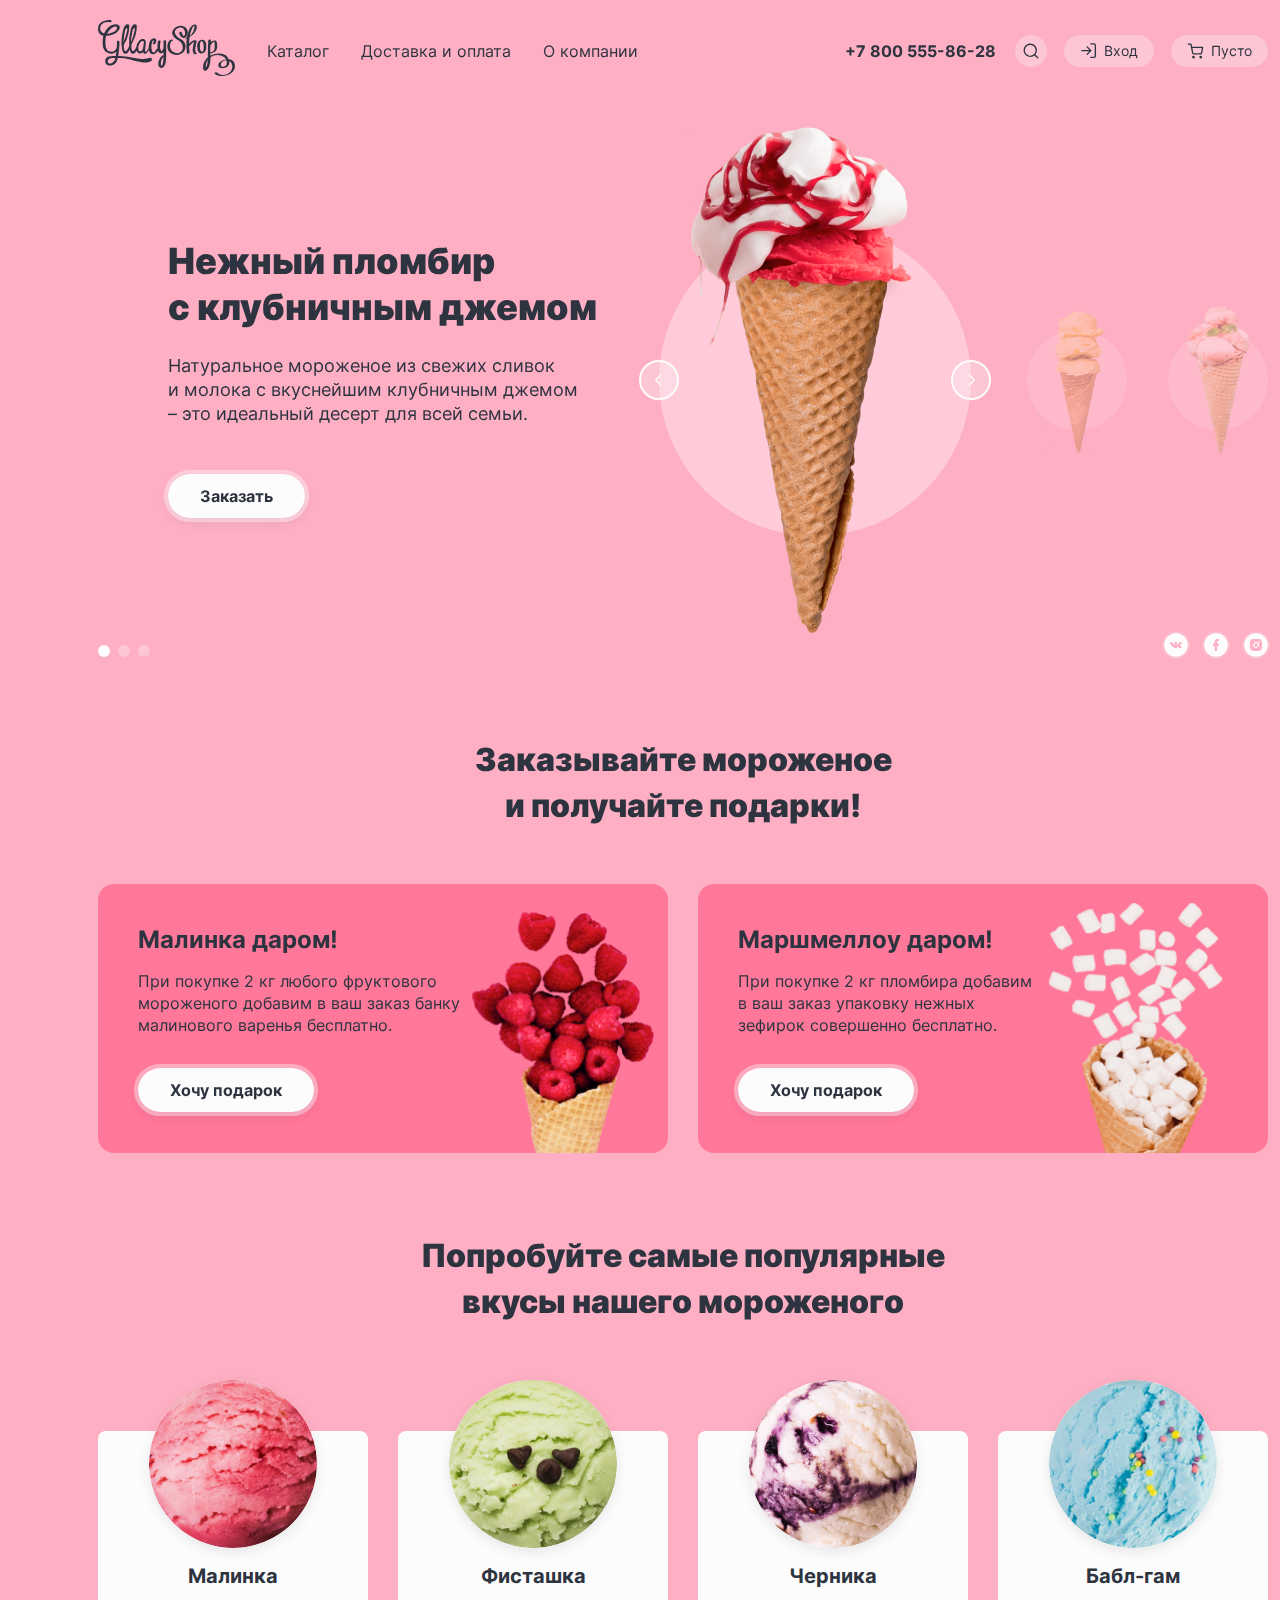
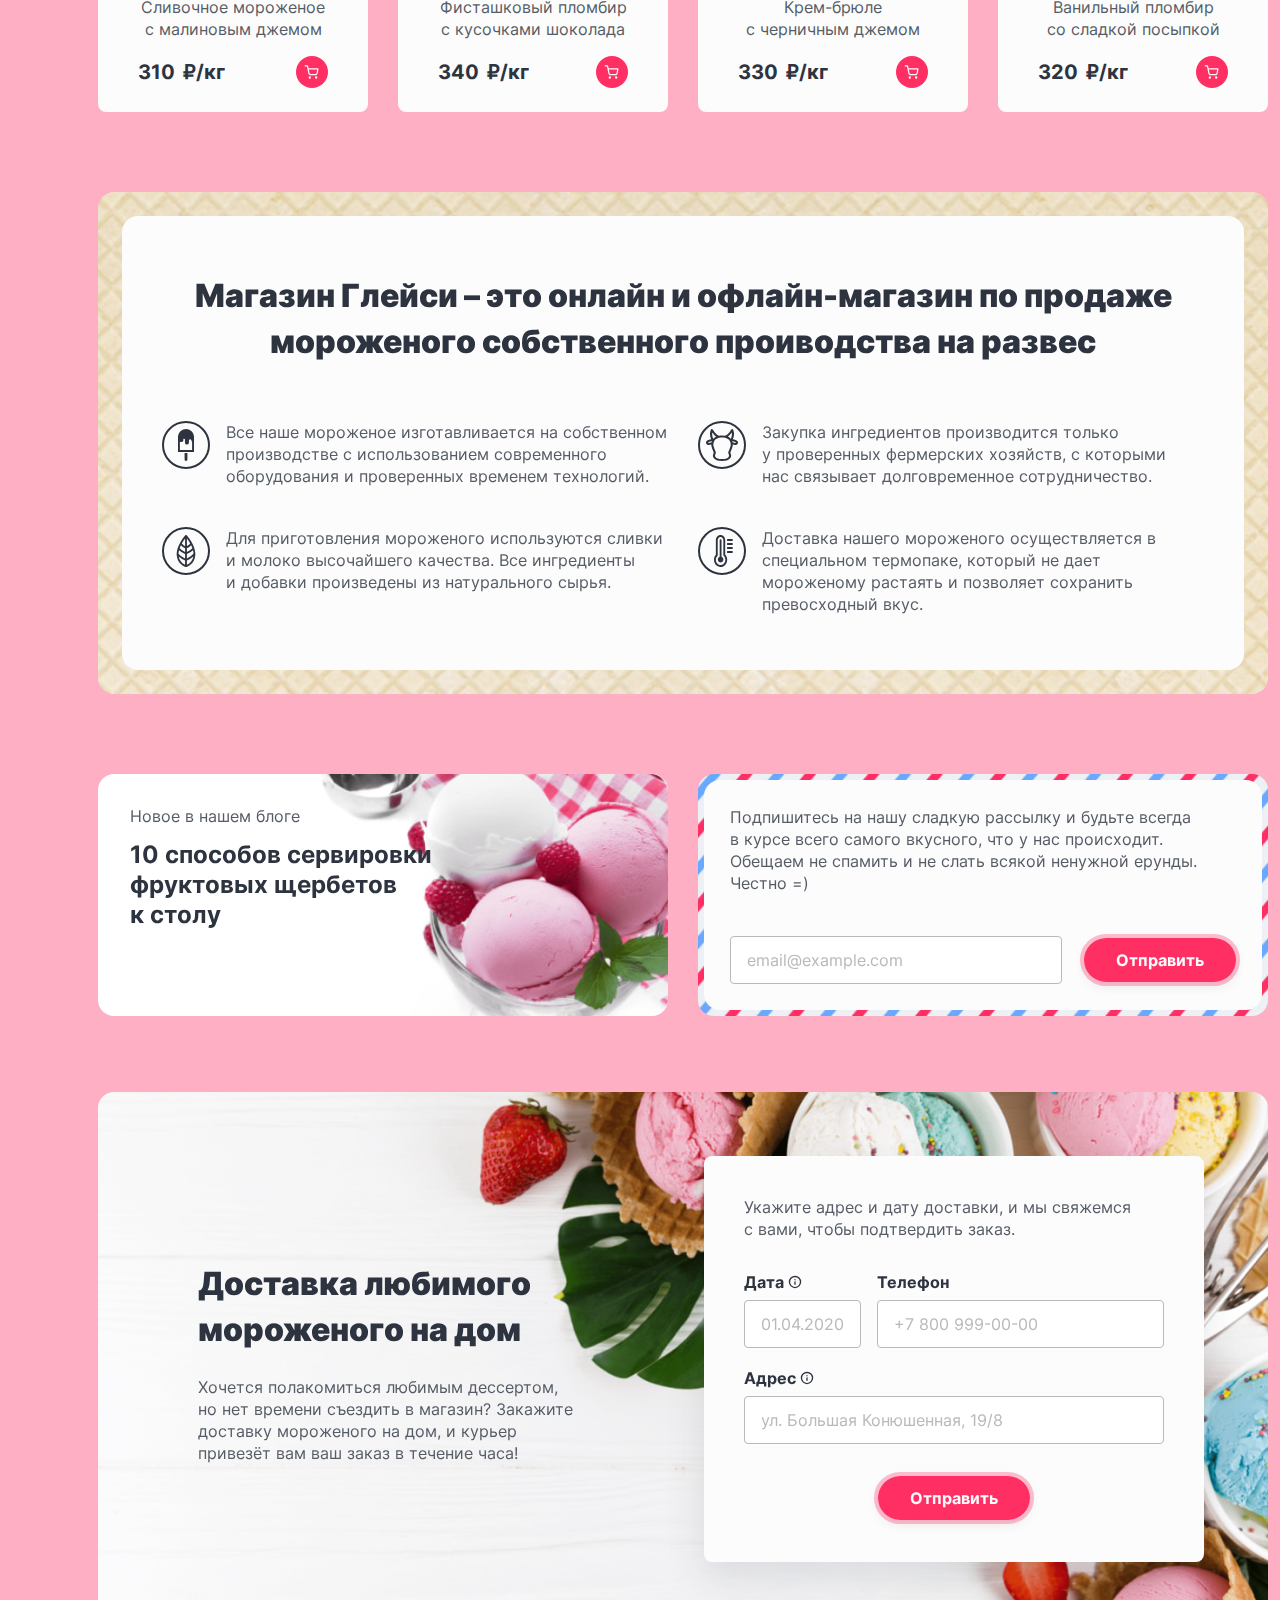
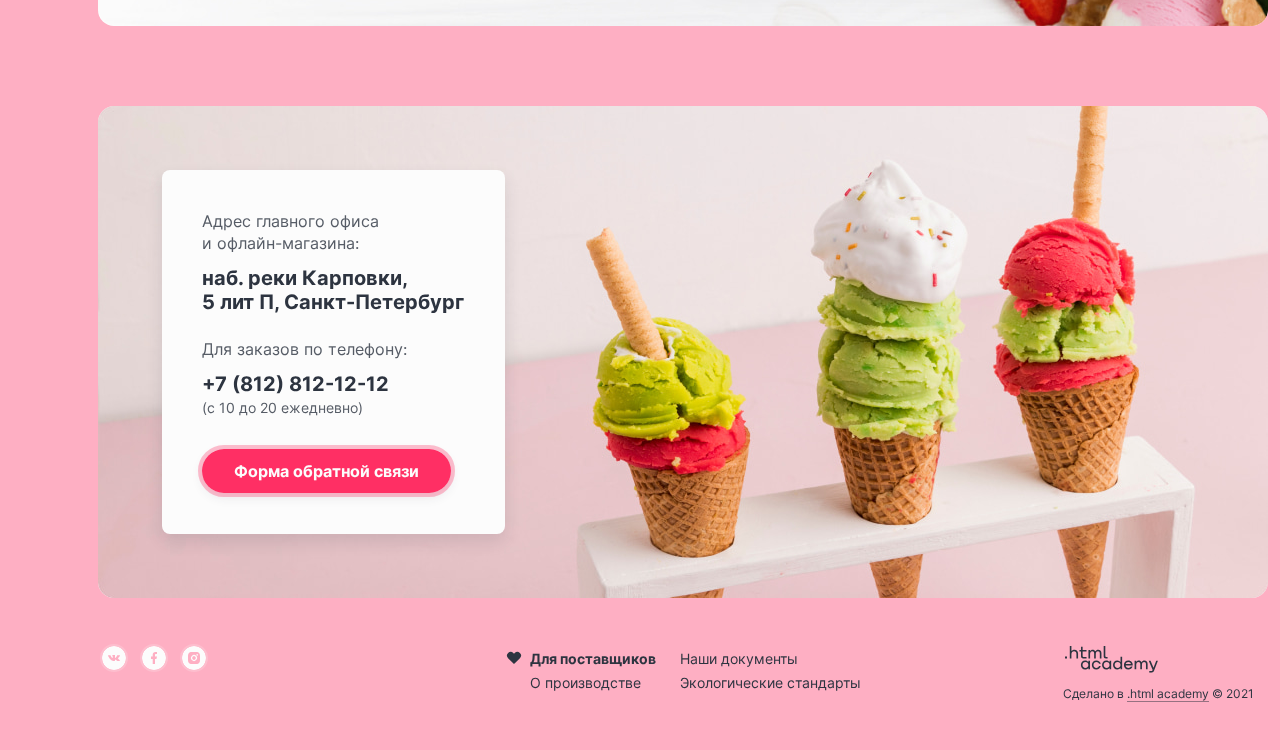
<file: index.html>
<!DOCTYPE html>
<html lang="ru">
  <head>
    <meta charset="utf-8">
    <title>HTML Academy: Глейси</title>
    <link rel="stylesheet" href="css/style.css">
    <!-- Favicon -->
    <link rel="icon" type="image/svg+xml" href="img/favicon.svg">
    <link rel="icon" type="image/png" sizes="32x32" href="img/favicon-32x32.png">
  </head>
  <body>

  <!-- header -->
  <header class="page-header">
    <nav class="navigation">
      <ul class="navigation-list">
        <li class="navigation-item">
          <img src="img/logo.svg" width="137" height="56" alt="Логотип магазин мороженого Gllacy Shop.">
        </li>
        <li class="navigation-item">
          <a class="navigation-link" href="catalog.html">Каталог</a>
          <section class="navigation-submenu">
            <b class="navigation-subtitle">Новинки</b>
            <ul class="navigation-sublist">
              <li class="navigation-subitem">
                <a class="navigation-sublink" href="#">Сливочное</a>
              </li>
              <li class="navigation-subitem">
                <a class="navigation-sublink" href="#">Щербеты</a>
              </li>
              <li class="navigation-subitem">
                <a class="navigation-sublink" href="#">Фруктовый лед</a>
              </li>
              <li class="navigation-subitem">
                <a class="navigation-sublink" href="#">Мелорин</a>
              </li>
            </ul>
          </section>
        </li>
        <li class="navigation-item">
          <a class="navigation-link" href="#">Доставка и оплата</a>
        </li>
        <li class="navigation-item">
          <a class="navigation-link" href="#">О компании</a>
        </li>
      </ul>

      <!-- user-block -->
      <div class="user-block">
        <a class="user-block-phone" href="tel:+78005558628">+7 800 555-86-28</a>
        <div class="user-block-wrapper">
          <form action="https://echo.htmlacademy.ru/" method="post">
            <label class="user-block-search" for="search" tabindex="0">
              <span class="visually-hidden">Поиск по сайту</span>
            </label>
            <div class="user-block-box">
              <input class="user-block-input delivery-form-input" id="search" type="search" name="search" placeholder="Поиск по сайту" required>
              <button class="user-block-close" type="button">
                <span class="visually-hidden">Закрыть поле поиска</span>
              </button>
            </div>
          </form>
        </div>
        <div class="user-block-wrapper">
          <a class="user-block-button user-block-signin" href="#">Вход</a>
          <div class="user-block-box user-block-widebox">
            <h2 class="user-block-title">Личный кабинет</h2>
            <form class="user-block-form" action="https://echo.htmlacademy.ru/" method="post">
              <label>
                <span class="visually-hidden">Поле ввода почты</span>
                <input class="user-block-input delivery-form-input" type="email" name="user-name" placeholder="Ваш Email" required>
              </label>
              <label>
                <span class="visually-hidden">Поле ввода пароля</span>
                <input class="user-block-input delivery-form-input" type="password" name="user-password" placeholder="Ваш пароль" required>
              </label>
              <div class="user-block-row">
                <button class="button button-red" type="submit">Войти</button>
                <ul class="user-block-list">
                  <li class="user-block-item">
                    <a class="user-block-link" href="#">Забыли пароль?</a>
                  </li>
                  <li class="user-block-item">
                    <a class="user-block-link" href="#">Регистрация</a>
                  </li>
                </ul>
              </div>
            </form>
          </div>
        </div>
        <div class="user-block-wrapper">
          <a class="user-block-button user-block-basket" href="#">Пусто</a>
          <div class="user-block-box user-block-emptybox">
            <p class="user-block-title">Ваша корзина пока пуста</p>
          </div>
        </div>
      </div>
    </nav>
  </header>

  <!-- main -->
  <main class="main-index">
    <h1 class="visually-hidden">Интернет магазин мороженого Gllacy Shop</h1>

    <!-- slider -->
    <section class="slider">
      <h2 class="visually-hidden">Популярные товары магазина Gllacy Shop</h2>
      <div class="slider-wrapper">
        <div class="slider-slide slider-slide-active">
          <div class="slider-content">
            <h3 class="slider-title">Нежный пломбир<br> с клубничным джемом</h3>
            <p class="slider-text">Натуральное мороженое из свежих сливок<br> и молока с вкуснейшим клубничным джемом<br> – это идеальный десерт для всей семьи.</p>
            <a class="button" href="#">Заказать</a>
          </div>
        </div>
        <div class="slider-slide">
          <div class="slider-content">
            <h3 class="slider-title">Сливочное мороженое со вкусом банана</h3>
            <p class="slider-text">Сливочное мороженое с ярким банановым вкусом подарит вам свежесть и наслаждение даже в самый жаркий летний день.</p>
            <a class="button" href="#">Заказать</a>
          </div>
        </div>
        <div class="slider-slide">
          <div class="slider-content">
            <h3 class="slider-title">Карамельный пломбир с маршмеллоу</h3>
            <p class="slider-text">Необычный сладкий десерт с карамельным топпингом и кусочками зефира завоюет сердца сладкоежек всех возрастов.</p>
            <a class="button" href="#">Заказать</a>
          </div>
        </div>
        <div class="slider-right">
          <div class="slider-box slider-box-active">
            <img class="slider-image" src="img/slider-1.png" width="306" height="507" alt="Фотография мороженого Пломбир.">
            <!-- slider-arrow -->
            <div class="slider-controls">
              <button class="slider-button slider-button-prev" type="button">
                <span class="visually-hidden">Предыдущий слайд</span>
                <svg class="slider-arrow" xmlns="http://www.w3.org/2000/svg" aria-hidden="true" focusable="false" fill="none" width="16" height="16" viewBox="0 0 16 16">
                  <path fill-rule="evenodd" d="M9.803 3.805a.665.665 0 1 0-.94-.94L4.195 7.533a.665.665 0 0 0-.003.938l.004.003 4.668 4.668a.665.665 0 1 0 .94-.94L5.605 8.003l4.198-4.198Z" clip-rule="evenodd"/>
                </svg>
              </button>
              <button class="slider-button slider-button-next" type="button">
                <span class="visually-hidden">Следующий слайд</span>
                <svg class="slider-arrow" xmlns="http://www.w3.org/2000/svg" aria-hidden="true" focusable="false" fill="none" width="16" height="16" viewBox="0 0 16 16">
                  <path fill-rule="evenodd" d="M7.135 2.865a.665.665 0 1 0-.94.94l4.201 4.201-4.201 4.202a.665.665 0 0 0 .94.94l4.669-4.669.003-.002a.664.664 0 0 0 0-.94L7.135 2.864Z" clip-rule="evenodd"/>
                </svg>
              </button>
            </div>
          </div>
          <div class="slider-box">
            <img class="slider-image" src="img/slider-2.png" width="66" height="150" alt="Фотография мороженого Банан.">
          </div>
          <div class="slider-box">
            <img class="slider-image" src="img/slider-3.png" width="66" height="150" alt="Фотография мороженого Карамель.">
          </div>
        </div>
      </div>
    </section>

    <div class="slider-control">
      <!-- slider-dots -->
      <ol class="slider-pagination">
        <li class="slider-pagination-item">
          <button class="slider-pagination-dots slider-pagination-dots-active" type="button">
            <span class="visually-hidden">Первый слайд</span>
          </button>
        </li>
        <li class="slider-pagination-item">
          <button class="slider-pagination-dots" type="button">
            <span class="visually-hidden">Второй слайд</span>
          </button>
        </li>
        <li class="slider-pagination-item">
          <button class="slider-pagination-dots" type="button">
            <span class="visually-hidden">Третий слайд</span>
          </button>
        </li>
      </ol>

      <!-- slier-social -->
      <ul class="social">
        <li class="social-item">
          <a class="social-link" href="https://vk.com/htmlacademy" target="_blank">
            <span class="visually-hidden">VKontakte</span>
            <svg class="social-icon" xmlns="http://www.w3.org/2000/svg" aria-hidden="true" focusable="false" width="24" height="24" viewBox="0 0 24 24">
              <path fill-rule="evenodd" d="M24 12c0 6.627-5.373 12-12 12S0 18.627 0 12 5.373 0 12 0s12 5.373 12 12Zm-11.412 2.975h-.717s-1.582.083-2.976-1.188c-1.52-1.388-2.863-4.14-2.863-4.14s-.077-.18.007-.268c.095-.098.352-.104.352-.104l1.715-.01s.161.024.277.098c.095.062.149.176.149.176s.277.615.644 1.17c.716 1.085 1.05 1.322 1.293 1.206.354-.17.248-1.533.248-1.533s.007-.496-.178-.716c-.143-.17-.414-.22-.533-.235-.096-.011.062-.207.267-.295.309-.133.854-.14 1.498-.135.501.005.645.032.842.074.455.096.44.405.41 1.07-.01.2-.02.43-.02.697 0 .06-.002.124-.004.19-.01.34-.023.73.233.876.132.074.453.011 1.256-1.185.381-.566.667-1.233.667-1.233s.062-.119.16-.17c.098-.051.232-.036.232-.036l1.805-.01s.542-.056.63.158c.091.226-.203.751-.94 1.612-.696.813-1.036 1.115-1.01 1.38.02.196.242.372.67.72.888.722 1.124 1.101 1.18 1.192a.447.447 0 0 0 .011.016c.398.578-.44.623-.44.623l-1.603.02s-.345.06-.798-.214c-.237-.142-.469-.375-.69-.597-.337-.339-.649-.652-.915-.578-.447.124-.433.967-.433.967s.004.18-.098.277c-.11.104-.328.125-.328.125Z" clip-rule="evenodd"/>
            </svg>
          </a>
        </li>
        <li class="social-item">
          <a class="social-link" href="https://www.facebook.com/htmlacademy" target="_blank">
            <span class="visually-hidden">Facebook</span>
            <svg class="social-icon" xmlns="http://www.w3.org/2000/svg" aria-hidden="true" focusable="false" width="24" height="24" viewBox="0 0 24 24">
              <path fill-rule="evenodd" d="M24 12c0 6.627-5.373 12-12 12S0 18.627 0 12 5.373 0 12 0s12 5.373 12 12Zm-9.571.9H13V18h-2.286v-5.1H9v-2.4h1.714V8.82c0-1.826 1.102-2.82 2.653-2.82.743 0 1.447.058 1.633.084V8.1h-.857C13 8.1 13 8.682 13 9.3v1.2h2l-.571 2.4Z" clip-rule="evenodd"/>
            </svg>
          </a>
        </li>
        <li class="social-item">
          <a class="social-link" href="https://www.instagram.com/htmlacademy" target="_blank">
            <span class="visually-hidden">Instagram</span>
            <svg class="social-icon" xmlns="http://www.w3.org/2000/svg" aria-hidden="true" focusable="false" width="24" height="24" viewBox="0 0 24 24">
              <path fill-rule="evenodd" d="M24 12c0 6.627-5.373 12-12 12S0 18.627 0 12 5.373 0 12 0s12 5.373 12 12Zm-9.527-5.964C13.833 6.006 13.63 6 12 6s-1.834.008-2.473.036c-.64.03-1.074.13-1.457.279-.4.15-.763.387-1.063.692a2.92 2.92 0 0 0-.692 1.063c-.149.383-.249.817-.279 1.457C6.006 10.167 6 10.37 6 12s.008 1.834.036 2.473c.03.64.13 1.075.279 1.457.15.4.387.763.692 1.063.3.306.662.542 1.063.692.383.148.818.249 1.457.279.64.03.843.036 2.473.036s1.834-.008 2.473-.036c.64-.03 1.075-.13 1.457-.279.4-.15.763-.387 1.063-.692.306-.3.542-.662.692-1.063.148-.383.249-.818.279-1.457.03-.64.036-.843.036-2.473s-.008-1.834-.036-2.473c-.03-.64-.13-1.075-.279-1.457-.15-.4-.387-.763-.692-1.063a2.925 2.925 0 0 0-1.063-.692c-.383-.149-.818-.249-1.457-.279ZM9.88 9.879a3 3 0 1 1 4.242 4.243A3 3 0 0 1 9.88 9.879Zm5.801-1.56a.75.75 0 1 1-1.06 1.061.75.75 0 0 1 1.06-1.06Zm-2.407 2.408a1.8 1.8 0 1 0-2.546 2.546 1.8 1.8 0 0 0 2.546-2.546Z" clip-rule="evenodd"/>
            </svg>
          </a>
        </li>
      </ul>
    </div>

    <!-- promo -->
    <section class="promo">
      <h2 class="promo-title">Заказывайте мороженое<br> и получайте подарки!</h2>

      <div class="promo-wrapper">
        <article class="promo-article promo-article-first">
          <h4 class="promo-name">Малинка даром!</h4>
          <p class="promo-description">При покупке 2 кг любого фруктового<br>мороженого добавим в ваш заказ банку<br>малинового варенья бесплатно.</p>
          <a class="button" href="#">Хочу подарок</a>
        </article>

        <article class="promo-article promo-article-second">
          <h4 class="promo-name">Маршмеллоу даром!</h4>
          <p class="promo-description">При покупке 2 кг пломбира добавим<br> в ваш заказ упаковку нежных<br> зефирок совершенно бесплатно.</p>
          <a class="button" href="#">Хочу подарок</a>
        </article>
      </div>
    </section>

    <!-- product-list -->
    <section class="product">
      <h2 class="product-title">Попробуйте самые популярные<br> вкусы нашего мороженого</h2>

      <div class="product-list">
        <section class="product-item">
          <img class="product-image" src="img/product-1.jpg" width="168" height="168" alt="Мороженое Малинка.">
          <h3 class="product-name">Малинка</h3>
          <p class="product-description">Сливочное мороженое с малиновым джемом</p>
          <div class="product-row">
            <b class="product-price">310 ₽/кг</b>
            <button class="product-basket" type="button">
              <span class="visually-hidden">Добавить в корзину</span>
              <svg class="product-basket-icon" xmlns="http://www.w3.org/2000/svg" aria-hidden="true" focusable="false" fill="none" width="18" height="18" viewBox="0 0 18 18">
                <path fill-rule="evenodd" d="M1.312 1.49a.667.667 0 0 0 0 1.333h2.061l.54 2.696a.659.659 0 0 0 .011.056l1.089 5.44a1.97 1.97 0 0 0 1.963 1.586h6.325a1.97 1.97 0 0 0 1.963-1.587l.001-.005 1.043-5.469a.667.667 0 0 0-.655-.791H5.12l-.545-2.724a.667.667 0 0 0-.654-.535H1.312Zm5.009 9.264-.935-4.672h9.462l-.892 4.675a.637.637 0 0 1-.636.51H6.957a.637.637 0 0 1-.637-.512v-.001Zm-1.11 4.44a1.318 1.318 0 1 1 2.635 0 1.318 1.318 0 0 1-2.636 0Zm7.17 0a1.318 1.318 0 1 1 2.635 0 1.318 1.318 0 0 1-2.636 0Z" clip-rule="evenodd"/>
              </svg>
            </button>
          </div>
        </section>
        <section class="product-item">
          <img class="product-image" src="img/product-2.jpg" width="168" height="168" alt="Мороженое Фисташка.">
          <h3 class="product-name">Фисташка</h3>
          <p class="product-description">Фисташковый пломбир с кусочками шоколада</p>
          <div class="product-row">
            <b class="product-price">340 ₽/кг</b>
            <button class="product-basket" type="button">
              <span class="visually-hidden">Добавить в корзину</span>
              <svg class="product-basket-icon" xmlns="http://www.w3.org/2000/svg" aria-hidden="true" focusable="false" fill="none" width="18" height="18" viewBox="0 0 18 18">
                <path fill-rule="evenodd" d="M1.312 1.49a.667.667 0 0 0 0 1.333h2.061l.54 2.696a.659.659 0 0 0 .011.056l1.089 5.44a1.97 1.97 0 0 0 1.963 1.586h6.325a1.97 1.97 0 0 0 1.963-1.587l.001-.005 1.043-5.469a.667.667 0 0 0-.655-.791H5.12l-.545-2.724a.667.667 0 0 0-.654-.535H1.312Zm5.009 9.264-.935-4.672h9.462l-.892 4.675a.637.637 0 0 1-.636.51H6.957a.637.637 0 0 1-.637-.512v-.001Zm-1.11 4.44a1.318 1.318 0 1 1 2.635 0 1.318 1.318 0 0 1-2.636 0Zm7.17 0a1.318 1.318 0 1 1 2.635 0 1.318 1.318 0 0 1-2.636 0Z" clip-rule="evenodd"/>
              </svg>
            </button>
          </div>
        </section>
        <section class="product-item">
          <img class="product-image" src="img/product-3.jpg" width="168" height="168" alt="Мороженое Черника.">
          <h3 class="product-name">Черника</h3>
          <p class="product-description">Крем-брюле<br> с черничным джемом</p>
          <div class="product-row">
            <b class="product-price">330 ₽/кг</b>
            <button class="product-basket" type="button">
              <span class="visually-hidden">Добавить в корзину</span>
              <svg class="product-basket-icon" xmlns="http://www.w3.org/2000/svg" aria-hidden="true" focusable="false" fill="none" width="18" height="18" viewBox="0 0 18 18">
                <path fill-rule="evenodd" d="M1.312 1.49a.667.667 0 0 0 0 1.333h2.061l.54 2.696a.659.659 0 0 0 .011.056l1.089 5.44a1.97 1.97 0 0 0 1.963 1.586h6.325a1.97 1.97 0 0 0 1.963-1.587l.001-.005 1.043-5.469a.667.667 0 0 0-.655-.791H5.12l-.545-2.724a.667.667 0 0 0-.654-.535H1.312Zm5.009 9.264-.935-4.672h9.462l-.892 4.675a.637.637 0 0 1-.636.51H6.957a.637.637 0 0 1-.637-.512v-.001Zm-1.11 4.44a1.318 1.318 0 1 1 2.635 0 1.318 1.318 0 0 1-2.636 0Zm7.17 0a1.318 1.318 0 1 1 2.635 0 1.318 1.318 0 0 1-2.636 0Z" clip-rule="evenodd"/>
              </svg>
            </button>
          </div>
        </section>
        <section class="product-item">
          <img class="product-image" src="img/product-4.jpg" width="168" height="168" alt="Мороженое Бабл-гам.">
          <h3 class="product-name">Бабл-гам</h3>
          <p class="product-description">Ванильный пломбир<br> со сладкой посыпкой</p>
          <div class="product-row">
            <b class="product-price">320 ₽/кг</b>
            <button class="product-basket" type="button">
              <span class="visually-hidden">Добавить в корзину</span>
              <svg class="product-basket-icon" xmlns="http://www.w3.org/2000/svg" aria-hidden="true" focusable="false" fill="none" width="18" height="18" viewBox="0 0 18 18">
                <path fill-rule="evenodd" d="M1.312 1.49a.667.667 0 0 0 0 1.333h2.061l.54 2.696a.659.659 0 0 0 .011.056l1.089 5.44a1.97 1.97 0 0 0 1.963 1.586h6.325a1.97 1.97 0 0 0 1.963-1.587l.001-.005 1.043-5.469a.667.667 0 0 0-.655-.791H5.12l-.545-2.724a.667.667 0 0 0-.654-.535H1.312Zm5.009 9.264-.935-4.672h9.462l-.892 4.675a.637.637 0 0 1-.636.51H6.957a.637.637 0 0 1-.637-.512v-.001Zm-1.11 4.44a1.318 1.318 0 1 1 2.635 0 1.318 1.318 0 0 1-2.636 0Zm7.17 0a1.318 1.318 0 1 1 2.635 0 1.318 1.318 0 0 1-2.636 0Z" clip-rule="evenodd"/>
              </svg>
            </button>
          </div>
        </section>
      </div>
    </section>

    <!-- about-company -->
    <section class="about">
      <div class="about-wrapper">
        <h2 class="about-title">Магазин Глейси – это онлайн и офлайн-магазин по продаже мороженого собственного проиводства на развес</h2>
        <ul class="about-list">
          <li class="about-item">Все наше мороженое изготавливается на собственном производстве с использованием современного оборудования и проверенных временем технологий.</li>
          <li class="about-item">Закупка ингредиентов производится только<br> у проверенных фермерских хозяйств, с которыми<br> нас связывает долговременное сотрудничество.</li>
          <li class="about-item">Для приготовления мороженого используются сливки и молоко высочайшего качества. Все ингредиенты<br> и добавки произведены из натурального сырья.</li>
          <li class="about-item">Доставка нашего мороженого осуществляется в специальном термопаке, который не дает мороженому растаять и позволяет сохранить превосходный вкус.</li>
        </ul>
      </div>
    </section>

    <div class="promo-row">
      <article class="promo-blog">
        <p class="promo-blog-category">Новое в нашем блоге</p>
        <h4 class="promo-blog-title">10 способов сервировки<br> фруктовых щербетов<br> к столу</h4>
      </article>

      <!-- email-subscribe -->
      <article class="email-sub">
        <div class="email-sub-wrapper">
          <p class="email-sub-text">Подпишитесь на нашу сладкую рассылку и будьте всегда<br> в курсе всего самого вкусного, что у нас происходит. Обещаем не спамить и не слать всякой ненужной ерунды. Честно =)</p>
          <form class="email-sub-form" action="https://echo.htmlacademy.ru/" method="post">
            <input class="email-sub-input delivery-form-input" type="email" name="sub-email" placeholder="email@example.com" required>
            <button class="button button-red" type="submit">Отправить</button>
          </form>
        </div>
      </article>
    </div>

    <!-- delivery-form -->
    <section class="delivery">
      <div class="delivery-content">
        <h2 class="visually-hidden">Форма заказа доставки мороженого</h2>
        <b class="delivery-title">Доставка любимого мороженого на дом</b>
        <p class="delivery-text">Хочется полакомиться любимым дессертом, но нет времени съездить в магазин? Закажите доставку мороженого на дом, и курьер привезёт вам ваш заказ в течение часа!</p>
      </div>
      <div class="delivery-column">
        <p class="delivery-form-text">Укажите адрес и дату доставки, и мы свяжемся<br> с вами, чтобы подтвердить заказ.</p>
        <form class="delivery-form" action="https://echo.htmlacademy.ru/" method="post">
          <div class="delivery-form-row">
            <label class="delivery-form-label" for="delivery-date">
              Дата
            </label>
            <div class="delivery-info" tabindex="0">
              <span class="visually-hidden">Посмотреть дополнительную информацию</span>
              <span class="delivery-tooltip">Введите желаемую дату доставки</span>
            </div>
            <input class="delivery-form-input" id="delivery-date" type="text" name="delivery-date" placeholder="01.04.2020" required>
          </div>
          <div class="delivery-form-row">
            <label class="delivery-form-label" for="delivery-phone">
                Телефон
            </label>
            <input class="delivery-form-input" id="delivery-phone" type="tel" name="delivery-phone" placeholder="+7 800 999-00-00" required>
          </div>
          <div class="delivery-form-row delivery-form-address">
            <label class="delivery-form-label" for="delivery-address">
              Адрес
            </label>
            <div class="delivery-info" tabindex="0">
              <span class="visually-hidden">Посмотреть дополнительную информацию</span>
              <span class="delivery-tooltip">Введите название улицы, дома и квартиры</span>
            </div>
            <input class="delivery-form-input" id="delivery-address" type="text" name="delivery-address" placeholder="ул. Большая Конюшенная, 19/8" required>
          </div>
          <button class="button button-red delivery-form-submit" type="submit">
            Отправить
            <svg class="button-spinner" xmlns="http://www.w3.org/2000/svg" width="16" height="16" fill="none" viewBox="0 0 16 16"><circle cx="8" cy="8" r="7" stroke="#FCFCFC" stroke-linecap="round" stroke-width="2" opacity=".25"/><path stroke="#FCFCFC" stroke-linecap="round" stroke-width="2" d="M15 8a7 7 0 0 0-7-7"/></svg>
          </button>
        </form>
      </div>
    </section>

    <!-- contacts -->
    <section class="contact">
      <div class="contact-wrapper">
        <h2 class="visually-hidden">Наши контакты</h2>
        <p class="contact-address">Адрес главного офиса<br> и офлайн-магазина: <b class="contact-address-source">наб. реки Карповки,<br> 5 лит П, Санкт-Петербург</b></p>
        <p class="contact-phone">Для заказов по телефону: <b class="contact-phone-source"><a href="tel:+78128121212">+7 (812) 812-12-12</a></b> <span class="contact-phone-time">(с 10 до 20 ежедневно)</span></p>
        <a class="button button-red" href="#">Форма обратной связи</a>
      </div>
    </section>
  </main>

  <!-- footer -->
  <footer class="footer">
    <ul class="social">
      <li class="social-item">
        <a class="social-link" href="https://vk.com/htmlacademy" target="_blank">
          <span class="visually-hidden">VKontakte</span>
          <svg class="social-icon" xmlns="http://www.w3.org/2000/svg" aria-hidden="true" focusable="false" width="24" height="24" viewBox="0 0 24 24">
            <path fill-rule="evenodd" d="M24 12c0 6.627-5.373 12-12 12S0 18.627 0 12 5.373 0 12 0s12 5.373 12 12Zm-11.412 2.975h-.717s-1.582.083-2.976-1.188c-1.52-1.388-2.863-4.14-2.863-4.14s-.077-.18.007-.268c.095-.098.352-.104.352-.104l1.715-.01s.161.024.277.098c.095.062.149.176.149.176s.277.615.644 1.17c.716 1.085 1.05 1.322 1.293 1.206.354-.17.248-1.533.248-1.533s.007-.496-.178-.716c-.143-.17-.414-.22-.533-.235-.096-.011.062-.207.267-.295.309-.133.854-.14 1.498-.135.501.005.645.032.842.074.455.096.44.405.41 1.07-.01.2-.02.43-.02.697 0 .06-.002.124-.004.19-.01.34-.023.73.233.876.132.074.453.011 1.256-1.185.381-.566.667-1.233.667-1.233s.062-.119.16-.17c.098-.051.232-.036.232-.036l1.805-.01s.542-.056.63.158c.091.226-.203.751-.94 1.612-.696.813-1.036 1.115-1.01 1.38.02.196.242.372.67.72.888.722 1.124 1.101 1.18 1.192a.447.447 0 0 0 .011.016c.398.578-.44.623-.44.623l-1.603.02s-.345.06-.798-.214c-.237-.142-.469-.375-.69-.597-.337-.339-.649-.652-.915-.578-.447.124-.433.967-.433.967s.004.18-.098.277c-.11.104-.328.125-.328.125Z" clip-rule="evenodd"/>
          </svg>
        </a>
      </li>
      <li class="social-item">
        <a class="social-link" href="https://www.facebook.com/htmlacademy" target="_blank">
          <span class="visually-hidden">Facebook</span>
          <svg class="social-icon" xmlns="http://www.w3.org/2000/svg" aria-hidden="true" focusable="false" width="24" height="24" viewBox="0 0 24 24">
            <path fill-rule="evenodd" d="M24 12c0 6.627-5.373 12-12 12S0 18.627 0 12 5.373 0 12 0s12 5.373 12 12Zm-9.571.9H13V18h-2.286v-5.1H9v-2.4h1.714V8.82c0-1.826 1.102-2.82 2.653-2.82.743 0 1.447.058 1.633.084V8.1h-.857C13 8.1 13 8.682 13 9.3v1.2h2l-.571 2.4Z" clip-rule="evenodd"/>
          </svg>
        </a>
      </li>
      <li class="social-item">
        <a class="social-link" href="https://www.instagram.com/htmlacademy" target="_blank">
          <span class="visually-hidden">Instagram</span>
          <svg class="social-icon" xmlns="http://www.w3.org/2000/svg" aria-hidden="true" focusable="false" width="24" height="24" viewBox="0 0 24 24">
            <path fill-rule="evenodd" d="M24 12c0 6.627-5.373 12-12 12S0 18.627 0 12 5.373 0 12 0s12 5.373 12 12Zm-9.527-5.964C13.833 6.006 13.63 6 12 6s-1.834.008-2.473.036c-.64.03-1.074.13-1.457.279-.4.15-.763.387-1.063.692a2.92 2.92 0 0 0-.692 1.063c-.149.383-.249.817-.279 1.457C6.006 10.167 6 10.37 6 12s.008 1.834.036 2.473c.03.64.13 1.075.279 1.457.15.4.387.763.692 1.063.3.306.662.542 1.063.692.383.148.818.249 1.457.279.64.03.843.036 2.473.036s1.834-.008 2.473-.036c.64-.03 1.075-.13 1.457-.279.4-.15.763-.387 1.063-.692.306-.3.542-.662.692-1.063.148-.383.249-.818.279-1.457.03-.64.036-.843.036-2.473s-.008-1.834-.036-2.473c-.03-.64-.13-1.075-.279-1.457-.15-.4-.387-.763-.692-1.063a2.925 2.925 0 0 0-1.063-.692c-.383-.149-.818-.249-1.457-.279ZM9.88 9.879a3 3 0 1 1 4.242 4.243A3 3 0 0 1 9.88 9.879Zm5.801-1.56a.75.75 0 1 1-1.06 1.061.75.75 0 0 1 1.06-1.06Zm-2.407 2.408a1.8 1.8 0 1 0-2.546 2.546 1.8 1.8 0 0 0 2.546-2.546Z" clip-rule="evenodd"/>
          </svg>
        </a>
      </li>
    </ul>

    <ul class="footer-list">
      <li class="footer-item">
        <a class="footer-link-active" href="#">Для поставщиков</a>
      </li>
      <li class="footer-item">
        <a href="#">Наши документы</a>
      </li>
      <li class="footer-item">
        <a href="#">О производстве</a>
      </li>
      <li class="footer-item">
        <a href="#">Экологические стандарты</a>
      </li>
    </ul>

    <div class="footer-column">
      <a href="https://htmlacademy.ru" target="_blank">
        <img class="footer-logo" src="img/logo-htmlacademy.svg" width="96" height="27" alt="Логотип HTML Academy.">
      </a>
      <p class="footer-copyright">Сделано в <a href="https://htmlacademy.ru" target="_blank">.html academy</a> © 2021</p>
    </div>
  </footer>

  <div class="popup-overlay popup-hide">
    <div class="popup">
      <button class="popup-close" type="button">
        <span class="visually-hidden">Закрыть попап</span>
      </button>
      <p class="popup-title">Мы обязательно ответим вам!</p>
      <form class="user-block-form" action="https://echo.htmlacademy.ru/" method="post">
        <label>
          <span class="visually-hidden">Поле Имя и фамилия</span>
          <input class="user-block-input delivery-form-input" type="text" name="modal-name" placeholder="Имя и фамилия">
        </label>
        <label>
          <span class="visually-hidden">Поле ввода почты</span>
          <input class="user-block-input delivery-form-input" type="email" name="modal-email" placeholder="email@example.com" required>
        </label>
        <label>
          <span class="visually-hidden">Поле ввода в свободной форме</span>
          <textarea class="user-block-input delivery-form-input delivery-form-textarea" name="modal-text" placeholder="В свободной форме" required></textarea>
        </label>
        <button class="button button-red popup-submit" type="submit">Отправить</button>
      </form>
    </div>
  </div>

  </body>
</html>
</file>
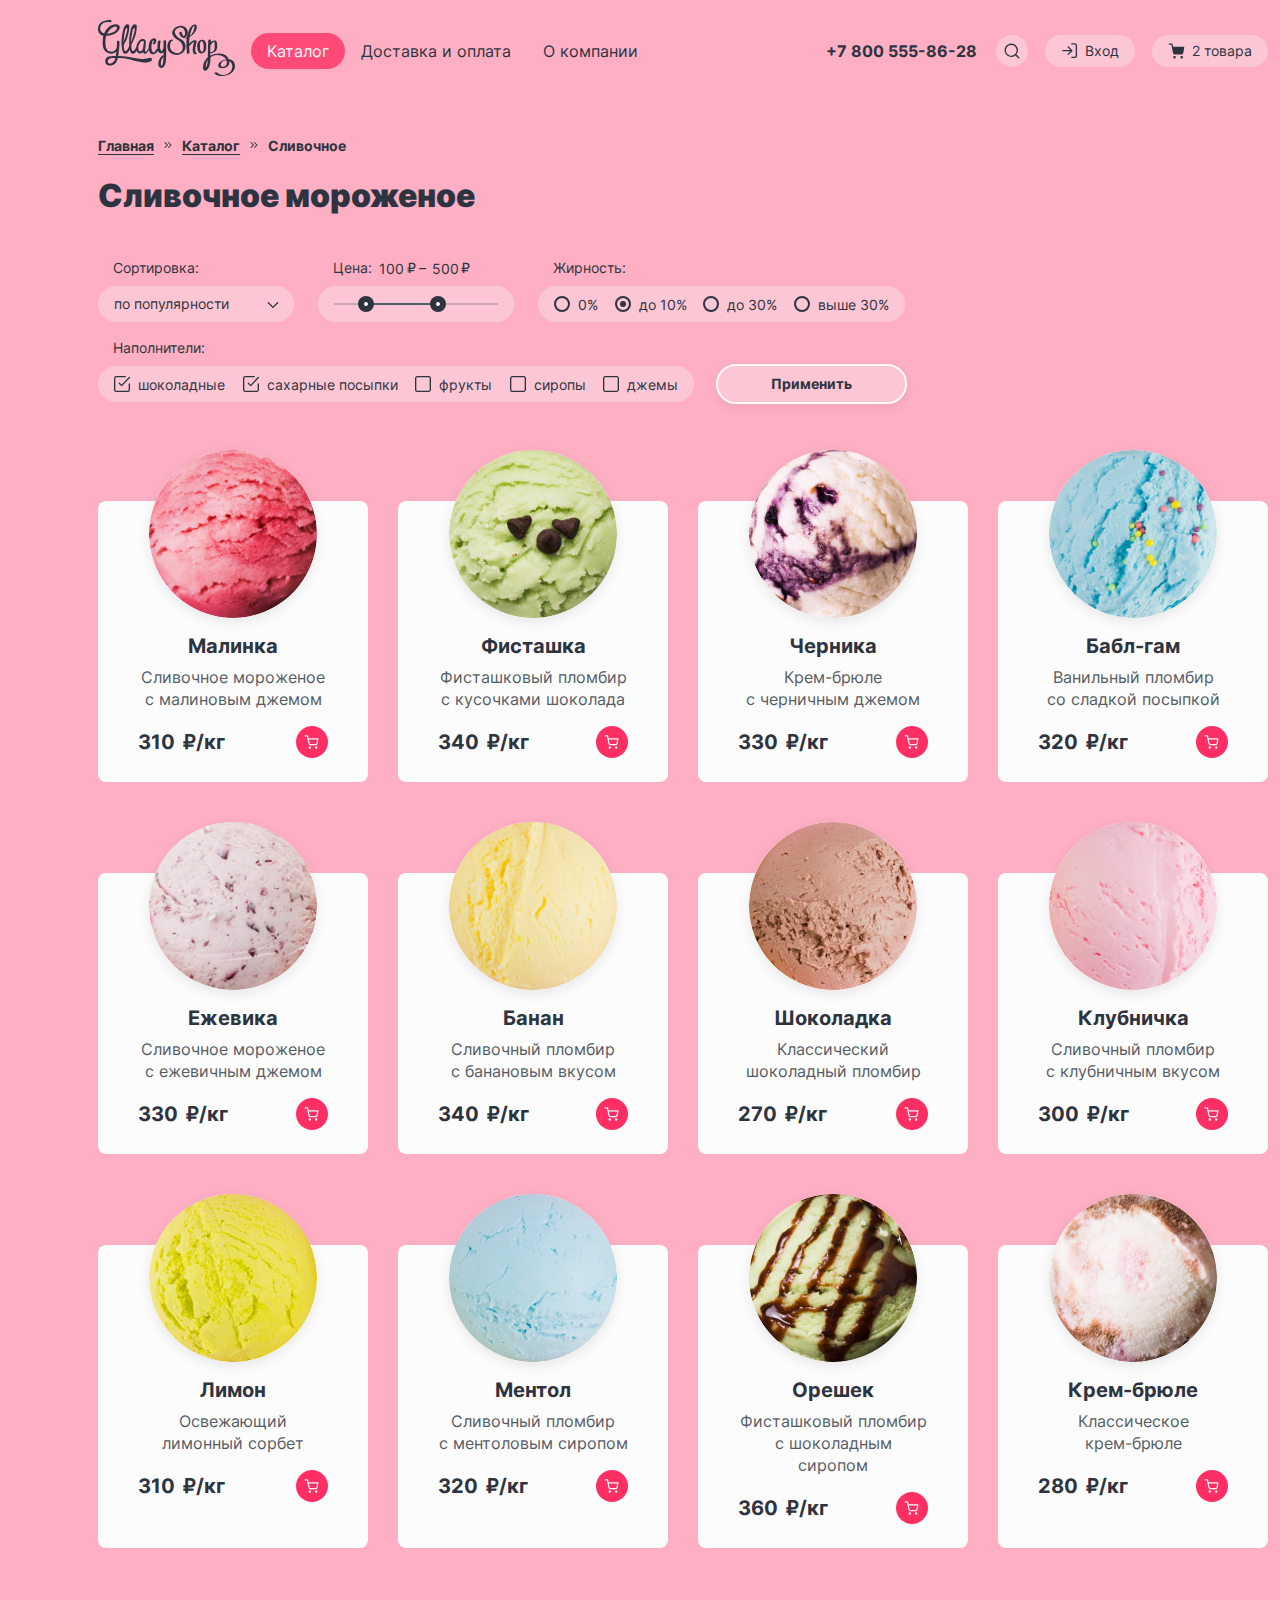
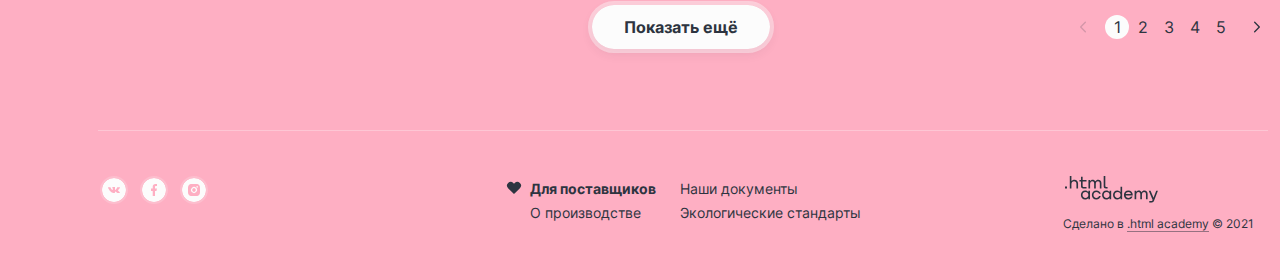
<file: catalog.html>
<!DOCTYPE html>
<html lang="ru">
  <head>
    <meta charset="utf-8">
    <title>HTML Academy: Глейси / Каталог</title>
    <link rel="stylesheet" href="css/style.css">
    <!-- Favicon -->
    <link rel="icon" type="image/svg+xml" href="img/favicon.svg">
    <link rel="icon" type="image/png" sizes="32x32" href="img/favicon-32x32.png">
  </head>
  <body>

  <!-- header -->
  <header class="page-header">
    <nav class="navigation">
      <ul class="navigation-list">
        <li class="navigation-item">
          <a href="index.html">
            <img src="img/logo.svg" width="137" height="56" alt="Логотип магазина мороженого Gllacy Shop.">
          </a>
        </li>
        <li class="navigation-item">
          <a class="navigation-link navigation-link-active">Каталог</a>
          <section class="navigation-submenu">
            <b class="navigation-subtitle">Новинки</b>
            <ul class="navigation-sublist">
              <li class="navigation-subitem">
                <a class="navigation-sublink navigation-sublink-active" href="#">Сливочное</a>
              </li>
              <li class="navigation-subitem">
                <a class="navigation-sublink" href="#">Щербеты</a>
              </li>
              <li class="navigation-subitem">
                <a class="navigation-sublink" href="#">Фруктовый лед</a>
              </li>
              <li class="navigation-subitem">
                <a class="navigation-sublink" href="#">Мелорин</a>
              </li>
            </ul>
          </section>
        </li>
        <li class="navigation-item">
          <a class="navigation-link" href="#">Доставка и оплата</a>
        </li>
        <li class="navigation-item">
          <a class="navigation-link" href="#">О компании</a>
        </li>
      </ul>

      <!-- user-block -->
      <div class="user-block">
        <a class="user-block-phone" href="tel:+78005558628">+7 800 555-86-28</a>
        <div class="user-block-wrapper">
          <form action="https://echo.htmlacademy.ru/" method="post">
            <label class="user-block-search" for="search" tabindex="0">
              <span class="visually-hidden">Поиск по сайту</span>
            </label>
            <div class="user-block-box">
              <input class="user-block-input delivery-form-input" id="search" type="search" name="search" placeholder="Поиск по сайту" required>
              <button class="user-block-close" type="button">
                <span class="visually-hidden">Закрыть поле поиска</span>
              </button>
            </div>
          </form>
        </div>
        <div class="user-block-wrapper">
          <a class="user-block-button user-block-signin" href="#">Вход</a>
          <div class="user-block-box user-block-widebox">
            <h2 class="user-block-title">Личный кабинет</h2>
            <form class="user-block-form" action="https://echo.htmlacademy.ru/" method="post">
              <label>
                <span class="visually-hidden">Поле ввода почты</span>
                <input class="user-block-input delivery-form-input" type="email" name="user-name" placeholder="Ваш Email" required>
              </label>
              <label>
                <span class="visually-hidden">Поле ввода пароля</span>
                <input class="user-block-input delivery-form-input" type="password" name="user-password" placeholder="Ваш пароль" required>
              </label>
              <div class="user-block-row">
                <button class="button button-red" type="submit">Войти</button>
                <ul class="user-block-list">
                  <li class="user-block-item">
                    <a class="user-block-link" href="#">Забыли пароль?</a>
                  </li>
                  <li class="user-block-item">
                    <a class="user-block-link" href="#">Регистрация</a>
                  </li>
                </ul>
              </div>
            </form>
          </div>
        </div>
        <div class="user-block-wrapper">
          <a class="user-block-button user-block-fullbasket" href="#">2 товара</a>
          <div class="user-block-box basket">
            <h2 class="user-block-title">Корзина</h2>
            <section class="basket-purchase">
              <img class="basket-image" src="img/product-1.jpg" alt="Мороженое Малинка.">
              <div class="basket-info">
                <h6 class="basket-name">Малинка</h6>
                <p class="basket-default">1 кг х 310 ₽</p>
              </div>
              <b class="basket-price">310 ₽</b>
              <button class="basket-delete" type="button">
                <span class="visually-hidden">Удалить товар</span>
              </button>
            </section>
            <section class="basket-purchase">
              <img class="basket-image" src="img/product-4.jpg" alt="Мороженое Бабл-гам.">
              <div class="basket-info">
                <h6 class="basket-name">Бабл-гам</h6>
                <p class="basket-default">1,5 кг х 320 ₽</p>
              </div>
              <b class="basket-price">480 ₽</b>
              <button class="basket-delete" type="button">
                <span class="visually-hidden">Удалить товар</span>
              </button>
            </section>
            <hr class="basket-divider">
            <div class="basket-row">
              <a class="button button-red" href="#">Оформить заказ</a>
              <b class="basket-total">Итого: 790 ₽</b>
            </div>
          </div>
        </div>
      </div>
    </nav>
  </header>

  <!-- main -->
  <main class="main-index">
    <div class="main-container">
      <h1 class="visually-hidden">Каталог товаров интернет магазина мороженого Gllacy Shop</h1>

      <ul class="breadcrumb">
        <li class="breadcrumb-item">
          <a class="breadcrumb-link" href="/">Главная</a>
        </li>
        <li class="breadcrumb-item">
          <a class="breadcrumb-link" href="/catalog.html">Каталог</a>
        </li>
        <li class="breadcrumb-item">
          <a class="breadcrumb-link breadcrumb-link-active">Сливочное</a>
        </li>
      </ul>

      <h2 class="catalog-title">Сливочное мороженое</h2>

      <!-- catalog-filter -->
      <form class="catalog-filter" action="https://echo.htmlacademy.ru/" method="get">
        <fieldset class="catalog-sorting">
          <label class="catalog-filter-title" for="sorting">Сортировка:</label>
          <select class="select-control" id="sorting" name="sorting">
            <option value="popular">по популярности</option>
            <option value="cheap">от дешёвого</option>
            <option value="expensive">от дорогого</option>
          </select>
        </fieldset>

        <fieldset class="catalog-price">
          <legend class="catalog-filter-title">
            Цена:
            <label class="catalog-filter-label">
              <input class="catalog-filter-input" type="number" value="100" name="min-price"> ₽
            </label>
            –
            <label class="catalog-filter-label">
              <input class="catalog-filter-input" type="number" value="500" name="max-price"> ₽
            </label>
          </legend>
          <div class="catalog-filter-wrapper">
            <div class="catalog-filter-range">
              <div class="catalog-filter-scale">
                <div class="catalog-filter-bar" style="left: 32px; width: 72px;">
                  <button class="range-toggle toggle-min" type="button">
                    <span class="visually-hidden">Изменить минимальную цену.</span>
                  </button>
                  <button class="range-toggle toggle-max" type="button">
                    <span class="visually-hidden">Изменить максимальную цену.</span>
                  </button>
                </div>
              </div>
            </div>
          </div>
        </fieldset>

        <fieldset class="catalog-fatness">
          <legend class="catalog-filter-title">Жирность:</legend>
          <div class="catalog-filter-wrapper">
            <ul class="catalog-filter-list">
              <li class="catalog-filter-item">
                <label class="control">
                  <input class="visually-hidden control-input" type="radio" name="product-group" value="0%">
                  <span class="control-mark"></span>
                  <span class="control-label">0%</span>
                </label>
              </li>
              <li class="catalog-filter-item">
                <label class="control">
                  <input class="visually-hidden control-input" type="radio" name="product-group" value="<10%" checked>
                  <span class="control-mark"></span>
                  <span class="control-label">до 10%</span>
                </label>
              </li>
              <li class="catalog-filter-item">
                <label class="control">
                  <input class="visually-hidden control-input" type="radio" name="product-group" value="<30%">
                  <span class="control-mark"></span>
                  <span class="control-label">до 30%</span>
                </label>
              </li>
              <li class="catalog-filter-item">
                <label class="control">
                  <input class="visually-hidden control-input" type="radio" name="product-group" value=">30%">
                  <span class="control-mark"></span>
                  <span class="control-label">выше 30%</span>
                </label>
              </li>
            </ul>
          </div>
        </fieldset>

        <fieldset class="catalog-filler">
          <legend class="catalog-filter-title">Наполнители:</legend>
          <div class="catalog-filter-wrapper">
            <ul class="catalog-filter-list">
              <li class="catalog-filter-item">
                <label class="control">
                  <input class="visually-hidden control-input" type="checkbox" name="chocolate" checked>
                  <svg class="control-mark control-mark-square control-mark-off" xmlns="http://www.w3.org/2000/svg" aria-hidden="true" focusable="false" width="16" height="16" fill="none" viewBox="0 0 16 16"><g clip-path="url(#a)"><path fill-rule="evenodd" d="M2.3 1.333h-.004a.963.963 0 0 0-.963.963v11.406a.963.963 0 0 0 .963.963h11.406a.962.962 0 0 0 .964-.997V2.296a.91.91 0 0 0-.282-.68c-.156-.156-.229-.205-.286-.23-.055-.024-.153-.053-.395-.053H2.3Zm13.538 13.21a2.297 2.297 0 0 1-2.136 1.455H2.296A2.296 2.296 0 0 1 0 13.702V2.296A2.296 2.296 0 0 1 1.458.158.664.664 0 0 1 1.89 0h11.813c.337 0 .643.038.934.166.287.127.5.318.69.507.481.481.672 1.057.672 1.623V14.11c0 .166-.06.318-.16.434Z" clip-rule="evenodd"/></g><defs><clipPath><path fill="#fff" d="M0 0h16v16H0z"/></clipPath></defs></svg>
                  <svg class="control-mark control-mark-square control-mark-on" xmlns="http://www.w3.org/2000/svg" aria-hidden="true" focusable="false" width="16" height="16" fill="none" viewBox="0 0 16 16"><path fill-rule="evenodd" d="M1.615 1.615a.962.962 0 0 1 .68-.282h8.96a.667.667 0 1 0 0-1.333h-8.96A2.295 2.295 0 0 0 0 2.296v11.407A2.297 2.297 0 0 0 2.296 16h11.402a2.295 2.295 0 0 0 2.295-2.296V8a.667.667 0 0 0-1.333 0v5.703a.963.963 0 0 1-.962.963H2.296a.962.962 0 0 1-.963-.963V2.296c0-.255.102-.5.282-.68Zm14.202.325a.667.667 0 1 0-.968-.917L7.614 8.66 5.782 6.727a.667.667 0 0 0-.967.917l2.315 2.444a.667.667 0 0 0 .968 0l7.719-8.148Z" clip-rule="evenodd"/></svg>
                  <span class="control-label">шоколадные</span>
                </label>
              </li>
              <li class="catalog-filter-item">
                <label class="control">
                  <input class="visually-hidden control-input" type="checkbox" name="powdered-sugar" checked>
                  <svg class="control-mark control-mark-square control-mark-off" xmlns="http://www.w3.org/2000/svg" aria-hidden="true" focusable="false" width="16" height="16" fill="none" viewBox="0 0 16 16"><g clip-path="url(#a)"><path fill-rule="evenodd" d="M2.3 1.333h-.004a.963.963 0 0 0-.963.963v11.406a.963.963 0 0 0 .963.963h11.406a.962.962 0 0 0 .964-.997V2.296a.91.91 0 0 0-.282-.68c-.156-.156-.229-.205-.286-.23-.055-.024-.153-.053-.395-.053H2.3Zm13.538 13.21a2.297 2.297 0 0 1-2.136 1.455H2.296A2.296 2.296 0 0 1 0 13.702V2.296A2.296 2.296 0 0 1 1.458.158.664.664 0 0 1 1.89 0h11.813c.337 0 .643.038.934.166.287.127.5.318.69.507.481.481.672 1.057.672 1.623V14.11c0 .166-.06.318-.16.434Z" clip-rule="evenodd"/></g><defs><clipPath><path fill="#fff" d="M0 0h16v16H0z"/></clipPath></defs></svg>
                  <svg class="control-mark control-mark-square control-mark-on" xmlns="http://www.w3.org/2000/svg" aria-hidden="true" focusable="false" width="16" height="16" fill="none" viewBox="0 0 16 16"><path fill-rule="evenodd" d="M1.615 1.615a.962.962 0 0 1 .68-.282h8.96a.667.667 0 1 0 0-1.333h-8.96A2.295 2.295 0 0 0 0 2.296v11.407A2.297 2.297 0 0 0 2.296 16h11.402a2.295 2.295 0 0 0 2.295-2.296V8a.667.667 0 0 0-1.333 0v5.703a.963.963 0 0 1-.962.963H2.296a.962.962 0 0 1-.963-.963V2.296c0-.255.102-.5.282-.68Zm14.202.325a.667.667 0 1 0-.968-.917L7.614 8.66 5.782 6.727a.667.667 0 0 0-.967.917l2.315 2.444a.667.667 0 0 0 .968 0l7.719-8.148Z" clip-rule="evenodd"/></svg>
                  <span class="control-label">сахарные посыпки</span>
                </label>
              </li>
              <li class="catalog-filter-item">
                <label class="control">
                  <input class="visually-hidden control-input" type="checkbox" name="fruit">
                  <svg class="control-mark control-mark-square control-mark-off" xmlns="http://www.w3.org/2000/svg" aria-hidden="true" focusable="false" width="16" height="16" fill="none" viewBox="0 0 16 16"><g clip-path="url(#a)"><path fill-rule="evenodd" d="M2.3 1.333h-.004a.963.963 0 0 0-.963.963v11.406a.963.963 0 0 0 .963.963h11.406a.962.962 0 0 0 .964-.997V2.296a.91.91 0 0 0-.282-.68c-.156-.156-.229-.205-.286-.23-.055-.024-.153-.053-.395-.053H2.3Zm13.538 13.21a2.297 2.297 0 0 1-2.136 1.455H2.296A2.296 2.296 0 0 1 0 13.702V2.296A2.296 2.296 0 0 1 1.458.158.664.664 0 0 1 1.89 0h11.813c.337 0 .643.038.934.166.287.127.5.318.69.507.481.481.672 1.057.672 1.623V14.11c0 .166-.06.318-.16.434Z" clip-rule="evenodd"/></g><defs><clipPath><path fill="#fff" d="M0 0h16v16H0z"/></clipPath></defs></svg>
                  <svg class="control-mark control-mark-square control-mark-on" xmlns="http://www.w3.org/2000/svg" aria-hidden="true" focusable="false" width="16" height="16" fill="none" viewBox="0 0 16 16"><path fill-rule="evenodd" d="M1.615 1.615a.962.962 0 0 1 .68-.282h8.96a.667.667 0 1 0 0-1.333h-8.96A2.295 2.295 0 0 0 0 2.296v11.407A2.297 2.297 0 0 0 2.296 16h11.402a2.295 2.295 0 0 0 2.295-2.296V8a.667.667 0 0 0-1.333 0v5.703a.963.963 0 0 1-.962.963H2.296a.962.962 0 0 1-.963-.963V2.296c0-.255.102-.5.282-.68Zm14.202.325a.667.667 0 1 0-.968-.917L7.614 8.66 5.782 6.727a.667.667 0 0 0-.967.917l2.315 2.444a.667.667 0 0 0 .968 0l7.719-8.148Z" clip-rule="evenodd"/></svg>
                  <span class="control-label">фрукты</span>
                </label>
              </li>
              <li class="catalog-filter-item">
                <label class="control">
                  <input class="visually-hidden control-input" type="checkbox" name="syrup">
                  <svg class="control-mark control-mark-square control-mark-off" xmlns="http://www.w3.org/2000/svg" aria-hidden="true" focusable="false" width="16" height="16" fill="none" viewBox="0 0 16 16"><g clip-path="url(#a)"><path fill-rule="evenodd" d="M2.3 1.333h-.004a.963.963 0 0 0-.963.963v11.406a.963.963 0 0 0 .963.963h11.406a.962.962 0 0 0 .964-.997V2.296a.91.91 0 0 0-.282-.68c-.156-.156-.229-.205-.286-.23-.055-.024-.153-.053-.395-.053H2.3Zm13.538 13.21a2.297 2.297 0 0 1-2.136 1.455H2.296A2.296 2.296 0 0 1 0 13.702V2.296A2.296 2.296 0 0 1 1.458.158.664.664 0 0 1 1.89 0h11.813c.337 0 .643.038.934.166.287.127.5.318.69.507.481.481.672 1.057.672 1.623V14.11c0 .166-.06.318-.16.434Z" clip-rule="evenodd"/></g><defs><clipPath><path fill="#fff" d="M0 0h16v16H0z"/></clipPath></defs></svg>
                  <svg class="control-mark control-mark-square control-mark-on" xmlns="http://www.w3.org/2000/svg" aria-hidden="true" focusable="false" width="16" height="16" fill="none" viewBox="0 0 16 16"><path fill-rule="evenodd" d="M1.615 1.615a.962.962 0 0 1 .68-.282h8.96a.667.667 0 1 0 0-1.333h-8.96A2.295 2.295 0 0 0 0 2.296v11.407A2.297 2.297 0 0 0 2.296 16h11.402a2.295 2.295 0 0 0 2.295-2.296V8a.667.667 0 0 0-1.333 0v5.703a.963.963 0 0 1-.962.963H2.296a.962.962 0 0 1-.963-.963V2.296c0-.255.102-.5.282-.68Zm14.202.325a.667.667 0 1 0-.968-.917L7.614 8.66 5.782 6.727a.667.667 0 0 0-.967.917l2.315 2.444a.667.667 0 0 0 .968 0l7.719-8.148Z" clip-rule="evenodd"/></svg>
                  <span class="control-label">сиропы</span>
                </label>
              </li>
              <li class="catalog-filter-item">
                <label class="control">
                  <input class="visually-hidden control-input" type="checkbox" name="jam">
                  <svg class="control-mark control-mark-square control-mark-off" xmlns="http://www.w3.org/2000/svg" aria-hidden="true" focusable="false" width="16" height="16" fill="none" viewBox="0 0 16 16"><g clip-path="url(#a)"><path fill-rule="evenodd" d="M2.3 1.333h-.004a.963.963 0 0 0-.963.963v11.406a.963.963 0 0 0 .963.963h11.406a.962.962 0 0 0 .964-.997V2.296a.91.91 0 0 0-.282-.68c-.156-.156-.229-.205-.286-.23-.055-.024-.153-.053-.395-.053H2.3Zm13.538 13.21a2.297 2.297 0 0 1-2.136 1.455H2.296A2.296 2.296 0 0 1 0 13.702V2.296A2.296 2.296 0 0 1 1.458.158.664.664 0 0 1 1.89 0h11.813c.337 0 .643.038.934.166.287.127.5.318.69.507.481.481.672 1.057.672 1.623V14.11c0 .166-.06.318-.16.434Z" clip-rule="evenodd"/></g><defs><clipPath><path fill="#fff" d="M0 0h16v16H0z"/></clipPath></defs></svg>
                  <svg class="control-mark control-mark-square control-mark-on" xmlns="http://www.w3.org/2000/svg" aria-hidden="true" focusable="false" width="16" height="16" fill="none" viewBox="0 0 16 16"><path fill-rule="evenodd" d="M1.615 1.615a.962.962 0 0 1 .68-.282h8.96a.667.667 0 1 0 0-1.333h-8.96A2.295 2.295 0 0 0 0 2.296v11.407A2.297 2.297 0 0 0 2.296 16h11.402a2.295 2.295 0 0 0 2.295-2.296V8a.667.667 0 0 0-1.333 0v5.703a.963.963 0 0 1-.962.963H2.296a.962.962 0 0 1-.963-.963V2.296c0-.255.102-.5.282-.68Zm14.202.325a.667.667 0 1 0-.968-.917L7.614 8.66 5.782 6.727a.667.667 0 0 0-.967.917l2.315 2.444a.667.667 0 0 0 .968 0l7.719-8.148Z" clip-rule="evenodd"/></svg>
                  <span class="control-label">джемы</span>
                </label>
              </li>
            </ul>
          </div>
        </fieldset>

        <button class="button button-filter" type="submit">Применить</button>
      </form>

      <!-- catalog -->
      <div class="product-list">
        <section class="product-item">
          <img class="product-image" src="img/product-1.jpg" width="168" height="168" alt="Мороженое Малинка.">
          <h3 class="product-name">Малинка</h3>
          <p class="product-description">Сливочное мороженое с малиновым джемом</p>
          <div class="product-row">
            <b class="product-price">310 ₽/кг</b>
            <button class="product-basket" type="button">
              <span class="visually-hidden">Добавить в корзину</span>
              <svg class="product-basket-icon" xmlns="http://www.w3.org/2000/svg" aria-hidden="true" focusable="false" fill="none" width="18" height="18" viewBox="0 0 18 18">
                <path fill-rule="evenodd" d="M1.312 1.49a.667.667 0 0 0 0 1.333h2.061l.54 2.696a.659.659 0 0 0 .011.056l1.089 5.44a1.97 1.97 0 0 0 1.963 1.586h6.325a1.97 1.97 0 0 0 1.963-1.587l.001-.005 1.043-5.469a.667.667 0 0 0-.655-.791H5.12l-.545-2.724a.667.667 0 0 0-.654-.535H1.312Zm5.009 9.264-.935-4.672h9.462l-.892 4.675a.637.637 0 0 1-.636.51H6.957a.637.637 0 0 1-.637-.512v-.001Zm-1.11 4.44a1.318 1.318 0 1 1 2.635 0 1.318 1.318 0 0 1-2.636 0Zm7.17 0a1.318 1.318 0 1 1 2.635 0 1.318 1.318 0 0 1-2.636 0Z" clip-rule="evenodd"/>
              </svg>
            </button>
          </div>
        </section>
        <section class="product-item">
          <img class="product-image" src="img/product-2.jpg" width="168" height="168" alt="Мороженое Фисташка.">
          <h3 class="product-name">Фисташка</h3>
          <p class="product-description">Фисташковый пломбир с кусочками шоколада</p>
          <div class="product-row">
            <b class="product-price">340 ₽/кг</b>
            <button class="product-basket" type="button">
              <span class="visually-hidden">Добавить в корзину</span>
              <svg class="product-basket-icon" xmlns="http://www.w3.org/2000/svg" aria-hidden="true" focusable="false" fill="none" width="18" height="18" viewBox="0 0 18 18">
                <path fill-rule="evenodd" d="M1.312 1.49a.667.667 0 0 0 0 1.333h2.061l.54 2.696a.659.659 0 0 0 .011.056l1.089 5.44a1.97 1.97 0 0 0 1.963 1.586h6.325a1.97 1.97 0 0 0 1.963-1.587l.001-.005 1.043-5.469a.667.667 0 0 0-.655-.791H5.12l-.545-2.724a.667.667 0 0 0-.654-.535H1.312Zm5.009 9.264-.935-4.672h9.462l-.892 4.675a.637.637 0 0 1-.636.51H6.957a.637.637 0 0 1-.637-.512v-.001Zm-1.11 4.44a1.318 1.318 0 1 1 2.635 0 1.318 1.318 0 0 1-2.636 0Zm7.17 0a1.318 1.318 0 1 1 2.635 0 1.318 1.318 0 0 1-2.636 0Z" clip-rule="evenodd"/>
              </svg>
            </button>
          </div>
        </section>
        <section class="product-item">
          <img class="product-image" src="img/product-3.jpg" width="168" height="168" alt="Мороженое Черника.">
          <h3 class="product-name">Черника</h3>
          <p class="product-description">Крем-брюле<br> с черничным джемом</p>
          <div class="product-row">
            <b class="product-price">330 ₽/кг</b>
            <button class="product-basket" type="button">
              <span class="visually-hidden">Добавить в корзину</span>
              <svg class="product-basket-icon" xmlns="http://www.w3.org/2000/svg" aria-hidden="true" focusable="false" fill="none" width="18" height="18" viewBox="0 0 18 18">
                <path fill-rule="evenodd" d="M1.312 1.49a.667.667 0 0 0 0 1.333h2.061l.54 2.696a.659.659 0 0 0 .011.056l1.089 5.44a1.97 1.97 0 0 0 1.963 1.586h6.325a1.97 1.97 0 0 0 1.963-1.587l.001-.005 1.043-5.469a.667.667 0 0 0-.655-.791H5.12l-.545-2.724a.667.667 0 0 0-.654-.535H1.312Zm5.009 9.264-.935-4.672h9.462l-.892 4.675a.637.637 0 0 1-.636.51H6.957a.637.637 0 0 1-.637-.512v-.001Zm-1.11 4.44a1.318 1.318 0 1 1 2.635 0 1.318 1.318 0 0 1-2.636 0Zm7.17 0a1.318 1.318 0 1 1 2.635 0 1.318 1.318 0 0 1-2.636 0Z" clip-rule="evenodd"/>
              </svg>
            </button>
          </div>
        </section>
        <section class="product-item">
          <img class="product-image" src="img/product-4.jpg" width="168" height="168" alt="Мороженое Бабл-гам.">
          <h3 class="product-name">Бабл-гам</h3>
          <p class="product-description">Ванильный пломбир<br> со сладкой посыпкой</p>
          <div class="product-row">
            <b class="product-price">320 ₽/кг</b>
            <button class="product-basket" type="button">
              <span class="visually-hidden">Добавить в корзину</span>
              <svg class="product-basket-icon" xmlns="http://www.w3.org/2000/svg" aria-hidden="true" focusable="false" fill="none" width="18" height="18" viewBox="0 0 18 18">
                <path fill-rule="evenodd" d="M1.312 1.49a.667.667 0 0 0 0 1.333h2.061l.54 2.696a.659.659 0 0 0 .011.056l1.089 5.44a1.97 1.97 0 0 0 1.963 1.586h6.325a1.97 1.97 0 0 0 1.963-1.587l.001-.005 1.043-5.469a.667.667 0 0 0-.655-.791H5.12l-.545-2.724a.667.667 0 0 0-.654-.535H1.312Zm5.009 9.264-.935-4.672h9.462l-.892 4.675a.637.637 0 0 1-.636.51H6.957a.637.637 0 0 1-.637-.512v-.001Zm-1.11 4.44a1.318 1.318 0 1 1 2.635 0 1.318 1.318 0 0 1-2.636 0Zm7.17 0a1.318 1.318 0 1 1 2.635 0 1.318 1.318 0 0 1-2.636 0Z" clip-rule="evenodd"/>
              </svg>
            </button>
          </div>
        </section>
        <section class="product-item">
          <img class="product-image" src="img/product-5.jpg" width="168" height="168" alt="Мороженое Ежевика.">
          <h3 class="product-name">Ежевика</h3>
          <p class="product-description">Сливочное мороженое с ежевичным джемом</p>
          <div class="product-row">
            <b class="product-price">330 ₽/кг</b>
            <button class="product-basket" type="button">
              <span class="visually-hidden">Добавить в корзину</span>
              <svg class="product-basket-icon" xmlns="http://www.w3.org/2000/svg" aria-hidden="true" focusable="false" fill="none" width="18" height="18" viewBox="0 0 18 18">
                <path fill-rule="evenodd" d="M1.312 1.49a.667.667 0 0 0 0 1.333h2.061l.54 2.696a.659.659 0 0 0 .011.056l1.089 5.44a1.97 1.97 0 0 0 1.963 1.586h6.325a1.97 1.97 0 0 0 1.963-1.587l.001-.005 1.043-5.469a.667.667 0 0 0-.655-.791H5.12l-.545-2.724a.667.667 0 0 0-.654-.535H1.312Zm5.009 9.264-.935-4.672h9.462l-.892 4.675a.637.637 0 0 1-.636.51H6.957a.637.637 0 0 1-.637-.512v-.001Zm-1.11 4.44a1.318 1.318 0 1 1 2.635 0 1.318 1.318 0 0 1-2.636 0Zm7.17 0a1.318 1.318 0 1 1 2.635 0 1.318 1.318 0 0 1-2.636 0Z" clip-rule="evenodd"/>
              </svg>
            </button>
          </div>
        </section>
        <section class="product-item">
          <img class="product-image" src="img/product-6.jpg" width="168" height="168" alt="Мороженое Банан.">
          <h3 class="product-name">Банан</h3>
          <p class="product-description">Сливочный пломбир<br> с банановым вкусом</p>
          <div class="product-row">
            <b class="product-price">340 ₽/кг</b>
            <button class="product-basket" type="button">
              <span class="visually-hidden">Добавить в корзину</span>
              <svg class="product-basket-icon" xmlns="http://www.w3.org/2000/svg" aria-hidden="true" focusable="false" fill="none" width="18" height="18" viewBox="0 0 18 18">
                <path fill-rule="evenodd" d="M1.312 1.49a.667.667 0 0 0 0 1.333h2.061l.54 2.696a.659.659 0 0 0 .011.056l1.089 5.44a1.97 1.97 0 0 0 1.963 1.586h6.325a1.97 1.97 0 0 0 1.963-1.587l.001-.005 1.043-5.469a.667.667 0 0 0-.655-.791H5.12l-.545-2.724a.667.667 0 0 0-.654-.535H1.312Zm5.009 9.264-.935-4.672h9.462l-.892 4.675a.637.637 0 0 1-.636.51H6.957a.637.637 0 0 1-.637-.512v-.001Zm-1.11 4.44a1.318 1.318 0 1 1 2.635 0 1.318 1.318 0 0 1-2.636 0Zm7.17 0a1.318 1.318 0 1 1 2.635 0 1.318 1.318 0 0 1-2.636 0Z" clip-rule="evenodd"/>
              </svg>
            </button>
          </div>
        </section>
        <section class="product-item">
          <img class="product-image" src="img/product-7.jpg" width="168" height="168" alt="Мороженое Шоколадка.">
          <h3 class="product-name">Шоколадка</h3>
          <p class="product-description">Классический шоколадный пломбир</p>
          <div class="product-row">
            <b class="product-price">270 ₽/кг</b>
            <button class="product-basket" type="button">
              <span class="visually-hidden">Добавить в корзину</span>
              <svg class="product-basket-icon" xmlns="http://www.w3.org/2000/svg" aria-hidden="true" focusable="false" fill="none" width="18" height="18" viewBox="0 0 18 18">
                <path fill-rule="evenodd" d="M1.312 1.49a.667.667 0 0 0 0 1.333h2.061l.54 2.696a.659.659 0 0 0 .011.056l1.089 5.44a1.97 1.97 0 0 0 1.963 1.586h6.325a1.97 1.97 0 0 0 1.963-1.587l.001-.005 1.043-5.469a.667.667 0 0 0-.655-.791H5.12l-.545-2.724a.667.667 0 0 0-.654-.535H1.312Zm5.009 9.264-.935-4.672h9.462l-.892 4.675a.637.637 0 0 1-.636.51H6.957a.637.637 0 0 1-.637-.512v-.001Zm-1.11 4.44a1.318 1.318 0 1 1 2.635 0 1.318 1.318 0 0 1-2.636 0Zm7.17 0a1.318 1.318 0 1 1 2.635 0 1.318 1.318 0 0 1-2.636 0Z" clip-rule="evenodd"/>
              </svg>
            </button>
          </div>
        </section>
        <section class="product-item">
          <img class="product-image" src="img/product-8.jpg" width="168" height="168" alt="Мороженое Клубничка.">
          <h3 class="product-name">Клубничка</h3>
          <p class="product-description">Сливочный пломбир<br> с клубничным вкусом</p>
          <div class="product-row">
            <b class="product-price">300 ₽/кг</b>
            <button class="product-basket" type="button">
              <span class="visually-hidden">Добавить в корзину</span>
              <svg class="product-basket-icon" xmlns="http://www.w3.org/2000/svg" aria-hidden="true" focusable="false" fill="none" width="18" height="18" viewBox="0 0 18 18">
                <path fill-rule="evenodd" d="M1.312 1.49a.667.667 0 0 0 0 1.333h2.061l.54 2.696a.659.659 0 0 0 .011.056l1.089 5.44a1.97 1.97 0 0 0 1.963 1.586h6.325a1.97 1.97 0 0 0 1.963-1.587l.001-.005 1.043-5.469a.667.667 0 0 0-.655-.791H5.12l-.545-2.724a.667.667 0 0 0-.654-.535H1.312Zm5.009 9.264-.935-4.672h9.462l-.892 4.675a.637.637 0 0 1-.636.51H6.957a.637.637 0 0 1-.637-.512v-.001Zm-1.11 4.44a1.318 1.318 0 1 1 2.635 0 1.318 1.318 0 0 1-2.636 0Zm7.17 0a1.318 1.318 0 1 1 2.635 0 1.318 1.318 0 0 1-2.636 0Z" clip-rule="evenodd"/>
              </svg>
            </button>
          </div>
        </section>
        <section class="product-item">
          <img class="product-image" src="img/product-9.jpg" width="168" height="168" alt="Мороженое Лимон.">
          <h3 class="product-name">Лимон</h3>
          <p class="product-description">Освежающий лимонный сорбет</p>
          <div class="product-row">
            <b class="product-price">310 ₽/кг</b>
            <button class="product-basket" type="button">
              <span class="visually-hidden">Добавить в корзину</span>
              <svg class="product-basket-icon" xmlns="http://www.w3.org/2000/svg" aria-hidden="true" focusable="false" fill="none" width="18" height="18" viewBox="0 0 18 18">
                <path fill-rule="evenodd" d="M1.312 1.49a.667.667 0 0 0 0 1.333h2.061l.54 2.696a.659.659 0 0 0 .011.056l1.089 5.44a1.97 1.97 0 0 0 1.963 1.586h6.325a1.97 1.97 0 0 0 1.963-1.587l.001-.005 1.043-5.469a.667.667 0 0 0-.655-.791H5.12l-.545-2.724a.667.667 0 0 0-.654-.535H1.312Zm5.009 9.264-.935-4.672h9.462l-.892 4.675a.637.637 0 0 1-.636.51H6.957a.637.637 0 0 1-.637-.512v-.001Zm-1.11 4.44a1.318 1.318 0 1 1 2.635 0 1.318 1.318 0 0 1-2.636 0Zm7.17 0a1.318 1.318 0 1 1 2.635 0 1.318 1.318 0 0 1-2.636 0Z" clip-rule="evenodd"/>
              </svg>
            </button>
          </div>
        </section>
        <section class="product-item">
          <img class="product-image" src="img/product-10.jpg" width="168" height="168" alt="Мороженое Ментол.">
          <h3 class="product-name">Ментол</h3>
          <p class="product-description">Сливочный пломбир<br> с ментоловым сиропом</p>
          <div class="product-row">
            <b class="product-price">320 ₽/кг</b>
            <button class="product-basket" type="button">
              <span class="visually-hidden">Добавить в корзину</span>
              <svg class="product-basket-icon" xmlns="http://www.w3.org/2000/svg" aria-hidden="true" focusable="false" fill="none" width="18" height="18" viewBox="0 0 18 18">
                <path fill-rule="evenodd" d="M1.312 1.49a.667.667 0 0 0 0 1.333h2.061l.54 2.696a.659.659 0 0 0 .011.056l1.089 5.44a1.97 1.97 0 0 0 1.963 1.586h6.325a1.97 1.97 0 0 0 1.963-1.587l.001-.005 1.043-5.469a.667.667 0 0 0-.655-.791H5.12l-.545-2.724a.667.667 0 0 0-.654-.535H1.312Zm5.009 9.264-.935-4.672h9.462l-.892 4.675a.637.637 0 0 1-.636.51H6.957a.637.637 0 0 1-.637-.512v-.001Zm-1.11 4.44a1.318 1.318 0 1 1 2.635 0 1.318 1.318 0 0 1-2.636 0Zm7.17 0a1.318 1.318 0 1 1 2.635 0 1.318 1.318 0 0 1-2.636 0Z" clip-rule="evenodd"/>
              </svg>
            </button>
          </div>
        </section>
        <section class="product-item">
          <img class="product-image" src="img/product-11.jpg" width="168" height="168" alt="Мороженое Орешек.">
          <h3 class="product-name">Орешек</h3>
          <p class="product-description">Фисташковый пломбир с шоколадным сиропом</p>
          <div class="product-row">
            <b class="product-price">360 ₽/кг</b>
            <button class="product-basket" type="button">
              <span class="visually-hidden">Добавить в корзину</span>
              <svg class="product-basket-icon" xmlns="http://www.w3.org/2000/svg" aria-hidden="true" focusable="false" fill="none" width="18" height="18" viewBox="0 0 18 18">
                <path fill-rule="evenodd" d="M1.312 1.49a.667.667 0 0 0 0 1.333h2.061l.54 2.696a.659.659 0 0 0 .011.056l1.089 5.44a1.97 1.97 0 0 0 1.963 1.586h6.325a1.97 1.97 0 0 0 1.963-1.587l.001-.005 1.043-5.469a.667.667 0 0 0-.655-.791H5.12l-.545-2.724a.667.667 0 0 0-.654-.535H1.312Zm5.009 9.264-.935-4.672h9.462l-.892 4.675a.637.637 0 0 1-.636.51H6.957a.637.637 0 0 1-.637-.512v-.001Zm-1.11 4.44a1.318 1.318 0 1 1 2.635 0 1.318 1.318 0 0 1-2.636 0Zm7.17 0a1.318 1.318 0 1 1 2.635 0 1.318 1.318 0 0 1-2.636 0Z" clip-rule="evenodd"/>
              </svg>
            </button>
          </div>
        </section>
        <section class="product-item">
          <img class="product-image" src="img/product-12.jpg" width="168" height="168" alt="Мороженое Крем-брюле.">
          <h3 class="product-name">Крем-брюле</h3>
          <p class="product-description">Классическое<br> крем-брюле</p>
          <div class="product-row">
            <b class="product-price">280 ₽/кг</b>
            <button class="product-basket" type="button">
              <span class="visually-hidden">Добавить в корзину</span>
              <svg class="product-basket-icon" xmlns="http://www.w3.org/2000/svg" aria-hidden="true" focusable="false" fill="none" width="18" height="18" viewBox="0 0 18 18">
                <path fill-rule="evenodd" d="M1.312 1.49a.667.667 0 0 0 0 1.333h2.061l.54 2.696a.659.659 0 0 0 .011.056l1.089 5.44a1.97 1.97 0 0 0 1.963 1.586h6.325a1.97 1.97 0 0 0 1.963-1.587l.001-.005 1.043-5.469a.667.667 0 0 0-.655-.791H5.12l-.545-2.724a.667.667 0 0 0-.654-.535H1.312Zm5.009 9.264-.935-4.672h9.462l-.892 4.675a.637.637 0 0 1-.636.51H6.957a.637.637 0 0 1-.637-.512v-.001Zm-1.11 4.44a1.318 1.318 0 1 1 2.635 0 1.318 1.318 0 0 1-2.636 0Zm7.17 0a1.318 1.318 0 1 1 2.635 0 1.318 1.318 0 0 1-2.636 0Z" clip-rule="evenodd"/>
              </svg>
            </button>
          </div>
        </section>
      </div>

      <div class="catalog-page-control">
        <button class="button catalog-button-more" type="button">
          Показать ещё
          <svg class="button-spinner" xmlns="http://www.w3.org/2000/svg" width="16" height="16" fill="none" viewBox="0 0 16 16"><circle cx="8" cy="8" r="7" stroke="#242424" stroke-linecap="round" stroke-width="2" opacity=".24"/><path stroke="#242424" stroke-linecap="round" stroke-width="2" d="M15 8a7 7 0 0 0-7-7"/></svg>
        </button>

        <!-- pagination -->
        <div class="product-page-pagination">
          <a class="product-page product-page-prev product-page-disable">
            <span class="visually-hidden">Предыдущая страница</span>
          </a>
          <a class="product-page product-page-active">1</a>
          <a class="product-page" href="#">2</a>
          <a class="product-page" href="#">3</a>
          <a class="product-page" href="#">4</a>
          <a class="product-page" href="#">5</a>
          <a class="product-page product-page-next" href="#">
            <span class="visually-hidden">Следующая страница</span>
          </a>
        </div>
      </div>
    </div>
  </main>

  <hr class="catalog-divider">

  <!-- footer -->
  <footer class="footer footer-catalog">
    <ul class="social">
      <li class="social-item">
        <a class="social-link" href="https://vk.com/htmlacademy" target="_blank">
          <span class="visually-hidden">VKontakte</span>
          <svg class="social-icon" xmlns="http://www.w3.org/2000/svg" aria-hidden="true" focusable="false" width="24" height="24" viewBox="0 0 24 24">
            <path fill-rule="evenodd" d="M24 12c0 6.627-5.373 12-12 12S0 18.627 0 12 5.373 0 12 0s12 5.373 12 12Zm-11.412 2.975h-.717s-1.582.083-2.976-1.188c-1.52-1.388-2.863-4.14-2.863-4.14s-.077-.18.007-.268c.095-.098.352-.104.352-.104l1.715-.01s.161.024.277.098c.095.062.149.176.149.176s.277.615.644 1.17c.716 1.085 1.05 1.322 1.293 1.206.354-.17.248-1.533.248-1.533s.007-.496-.178-.716c-.143-.17-.414-.22-.533-.235-.096-.011.062-.207.267-.295.309-.133.854-.14 1.498-.135.501.005.645.032.842.074.455.096.44.405.41 1.07-.01.2-.02.43-.02.697 0 .06-.002.124-.004.19-.01.34-.023.73.233.876.132.074.453.011 1.256-1.185.381-.566.667-1.233.667-1.233s.062-.119.16-.17c.098-.051.232-.036.232-.036l1.805-.01s.542-.056.63.158c.091.226-.203.751-.94 1.612-.696.813-1.036 1.115-1.01 1.38.02.196.242.372.67.72.888.722 1.124 1.101 1.18 1.192a.447.447 0 0 0 .011.016c.398.578-.44.623-.44.623l-1.603.02s-.345.06-.798-.214c-.237-.142-.469-.375-.69-.597-.337-.339-.649-.652-.915-.578-.447.124-.433.967-.433.967s.004.18-.098.277c-.11.104-.328.125-.328.125Z" clip-rule="evenodd"/>
          </svg>
        </a>
      </li>
      <li class="social-item">
        <a class="social-link" href="https://www.facebook.com/htmlacademy" target="_blank">
          <span class="visually-hidden">Facebook</span>
          <svg class="social-icon" xmlns="http://www.w3.org/2000/svg" aria-hidden="true" focusable="false" width="24" height="24" viewBox="0 0 24 24">
            <path fill-rule="evenodd" d="M24 12c0 6.627-5.373 12-12 12S0 18.627 0 12 5.373 0 12 0s12 5.373 12 12Zm-9.571.9H13V18h-2.286v-5.1H9v-2.4h1.714V8.82c0-1.826 1.102-2.82 2.653-2.82.743 0 1.447.058 1.633.084V8.1h-.857C13 8.1 13 8.682 13 9.3v1.2h2l-.571 2.4Z" clip-rule="evenodd"/>
          </svg>
        </a>
      </li>
      <li class="social-item">
        <a class="social-link" href="https://www.instagram.com/htmlacademy" target="_blank">
          <span class="visually-hidden">Instagram</span>
          <svg class="social-icon" xmlns="http://www.w3.org/2000/svg" aria-hidden="true" focusable="false" width="24" height="24" viewBox="0 0 24 24">
            <path fill-rule="evenodd" d="M24 12c0 6.627-5.373 12-12 12S0 18.627 0 12 5.373 0 12 0s12 5.373 12 12Zm-9.527-5.964C13.833 6.006 13.63 6 12 6s-1.834.008-2.473.036c-.64.03-1.074.13-1.457.279-.4.15-.763.387-1.063.692a2.92 2.92 0 0 0-.692 1.063c-.149.383-.249.817-.279 1.457C6.006 10.167 6 10.37 6 12s.008 1.834.036 2.473c.03.64.13 1.075.279 1.457.15.4.387.763.692 1.063.3.306.662.542 1.063.692.383.148.818.249 1.457.279.64.03.843.036 2.473.036s1.834-.008 2.473-.036c.64-.03 1.075-.13 1.457-.279.4-.15.763-.387 1.063-.692.306-.3.542-.662.692-1.063.148-.383.249-.818.279-1.457.03-.64.036-.843.036-2.473s-.008-1.834-.036-2.473c-.03-.64-.13-1.075-.279-1.457-.15-.4-.387-.763-.692-1.063a2.925 2.925 0 0 0-1.063-.692c-.383-.149-.818-.249-1.457-.279ZM9.88 9.879a3 3 0 1 1 4.242 4.243A3 3 0 0 1 9.88 9.879Zm5.801-1.56a.75.75 0 1 1-1.06 1.061.75.75 0 0 1 1.06-1.06Zm-2.407 2.408a1.8 1.8 0 1 0-2.546 2.546 1.8 1.8 0 0 0 2.546-2.546Z" clip-rule="evenodd"/>
          </svg>
        </a>
      </li>
    </ul>

    <ul class="footer-list">
      <li class="footer-item">
        <a class="footer-link-active" href="#">Для поставщиков</a>
      </li>
      <li class="footer-item">
        <a href="#">Наши документы</a>
      </li>
      <li class="footer-item">
        <a href="#">О производстве</a>
      </li>
      <li class="footer-item">
        <a href="#">Экологические стандарты</a>
      </li>
    </ul>

    <div class="footer-column">
      <a href="https://htmlacademy.ru" target="_blank">
        <img class="footer-logo" src="img/logo-htmlacademy.svg" width="96" height="27" alt="Логотип HTML Academy.">
      </a>
      <p class="footer-copyright">Сделано в <a href="https://htmlacademy.ru" target="_blank">.html academy</a> © 2021</p>
    </div>
  </footer>

  </body>
</html>
</file>
<file: css/style.css>
/* global */
html {
  height: 100%;
}

body {
  display: flex;
  flex-direction: column;
  box-sizing: border-box;
  min-width: 1366px;
  min-height: 100%;
  margin: 0;
  color: #565c66;
  font-family: "Inter", "Arial", sans-serif;
  font-size: 16px;
  font-weight: 400;
  line-height: 24px;
  background-color: #feafc3;
}

.body-pink {
  background-color: #feafc3;
}

.body-blue {
  background-color: #69a9ff;
}

.body-yellow {
  background-color: #fcc850;
}

img {
  max-width: 100%;
  -o-object-fit: contain;
     object-fit: contain;
}

.visually-hidden {
  position: absolute;
  width: 1px;
  height: 1px;
  margin: -1px;
  padding: 0;
  border: 0;
  clip: rect(0 0 0 0);
  overflow: hidden;
}

@font-face {
  font-family: "Inter";
  font-style: normal;
  font-weight: 400;
  src: url("../fonts/inter-400.woff2") format("woff2");
  font-display: swap;
}

@font-face {
  font-family: "Inter";
  font-style: normal;
  font-weight: 700;
  src: url("../fonts/inter-700.woff2") format("woff2");
  font-display: swap;
}

@font-face {
  font-family: "Inter";
  font-style: normal;
  font-weight: 900;
  src: url("../fonts/inter-900.woff2") format("woff2");
  font-display: swap;
}

/* button */
.button {
  box-sizing: border-box;
  display: block;
  width: -webkit-fit-content;
  width: -moz-fit-content;
  width: fit-content;
  padding: 12px 32px;
  color: #2d3440;
  font-size: 16px;
  font-weight: 700;
  font-family: inherit;
  line-height: 20px;
  text-align: center;
  text-decoration: none;
  outline: 4px solid rgba(252, 252, 252, 0.4);
  border: none;
  border-radius: 26px;
  box-shadow: 0 4px 12px 0 rgba(45, 52, 64, 0.1);
  background-color: #fcfcfc;
  cursor: pointer;
  transition: 0.2s;
}

.button:hover {
  box-shadow: 0 4px 15px rgba(133, 133, 133, 0.15);
  outline: 4px solid #fcfcfc;
  background-color: rgba(252, 252, 252, 0.4);
}

.button:focus {
  outline: 2px solid #2d3440;
  background-color: #fcfcfc;
}

.button-load {
  position: relative;
  padding-right: 56px;
}

.button-spinner {
  position: absolute;
  top: 50%;
  right: 32px;
  display: none;
  -webkit-transform: translateY(-50%);
          transform: translateY(-50%);
}

.button:disabled {
  color: #b9b9b9;
  font-weight: 400;
  box-shadow: none;
  outline: 4px solid rgba(252, 252, 252, 0.4);
  background-color: #e7e7e7;
  cursor: not-allowed;
}

.button-red {
  color: #fcfcfc;
  box-shadow: 0 4px 12px 0 rgba(45, 52, 64, 0.1);
  outline: 4px solid rgba(255, 47, 100, 0.3);
  background-color: #ff2f64;
}

.button-red:hover {
  color: #2d3440;
  box-shadow: none;
  outline: 4px solid #ff2f64;
  background-color: rgba(252, 252, 252, 0.3);
}

.button-red:focus {
  color: #fcfcfc;
  outline: 2px solid #2d3440;
  background-color: #ff2f64;
}

.button-red:disabled {
  color: #565c66;
  font-weight: 400;
  box-shadow: none;
  outline: 4px solid rgba(185, 185, 185, 0.3);
  background-color: #b9b9b9;
}

.button-filter {
  width: 187px;
  padding: 8px 32px;
  font-size: 14px;
  outline: 2px solid #fcfcfc;
  background-color: rgba(252, 252, 252, 0.3);
}

.button-filter:hover {
  outline: 2px solid rgba(252, 252, 252, 0.3);
  background-color: #fcfcfc;
}

.button-filter:focus {
  outline: 2px solid #2d3440;
  background-color: rgba(252, 252, 252, 0.3);
}

.button-filter:disabled {
  cursor: not-allowed;
  opacity: 0.4;
}

/* pages */
.page-header {
  padding: 20px 0;
}

/* navigation */
.navigation {
  display: flex;
  justify-content: space-between;
  align-items: center;
  max-width: 1170px;
  margin: 0 auto;
}

.navigation-list {
  display: flex;
  align-items: center;
  flex-wrap: wrap;
  max-width: 700px;
  margin: 0;
  padding: 0;
  list-style-type: none;
}

.navigation-item {
  position: relative;
}

.navigation-item:nth-child(1) {
  margin-right: 16px;
}

.navigation-item:focus-within .navigation-link {
  color: #2d3440;
  background-color: #fcfcfc;
}

.navigation-item:focus-within .navigation-submenu {
  opacity: 1;
  z-index: 4;
}

.navigation-link {
  box-sizing: border-box;
  display: block;
  padding: 8px 16px;
  color: #2d3440;
  line-height: 20px;
  text-decoration: none;
  border-radius: 26px;
  transition: 0.2s;
}

.navigation-link:hover {
  background-color: rgba(252, 252, 252, 0.5);
}

.navigation-link:focus {
  outline: 2px solid #2d3440;
  background-color: rgba(252, 252, 252, 0.5);
}

.navigation-link:active {
  outline: none;
  background-color: #fcfcfc;
}

.navigation-link-active {
  padding: 8px 16px;
  color: #fcfcfc;
  border-radius: 26px;
  background-color: #ff4a78;
}

/* sub-navigation */
.navigation-submenu {
  position: absolute;
  top: 45px;
  left: 0;
  box-sizing: border-box;
  min-width: 138px;
  padding: 16px 0 10px;
  color: #2d3440;
  box-shadow: 0 8px 16px 0 rgba(45, 52, 64, 0.12);
  border-radius: 4px;
  background-color: #fcfcfc;
  opacity: 0;
  transition: 0.2s;
  z-index: -1;
}

.navigation-submenu-active {
  opacity: 1;
  z-index: 4;
}

.navigation-subtitle {
  display: block;
  margin: 0 16px 6px;
  padding-bottom: 11px;
  font-size: 14px;
  font-weight: 700;
  line-height: 20px;
  border-bottom: 1px solid #b9b9b9;
}

.navigation-sublist {
  margin: 0;
  padding: 0;
  list-style-type: none;
}

.navigation-sublink {
  display: block;
  padding: 6px 16px;
  color: inherit;
  font-size: 14px;
  line-height: 20px;
  text-decoration: none;
  transition: 0.2s;
}

.navigation-sublink:hover,
.navigation-sublink:focus {
  background-color: #ffcbd8;
}

.navigation-sublink:active {
  background-color: #ff7799;
}

.navigation-sublink-active {
  color: #fcfcfc;
  background-color: #ff4a78;
}

/* user-block */
.user-block {
  display: flex;
  align-items: center;
  flex-wrap: wrap;
  max-width: 450px;
}

.user-block-phone {
  margin-right: 19px;
  color: #2d3440;
  font-weight: 700;
  line-height: 20px;
  text-decoration: none;
}

.user-block-search {
  box-sizing: border-box;
  display: block;
  width: 32px;
  height: 32px;
  border-radius: 50%;
  background-color: rgba(252, 252, 252, 0.3);
  background-image: url("../img/search.svg");
  background-repeat: no-repeat;
  background-position: center;
  background-size: 18px;
  cursor: pointer;
  transition: 0.2s;
}

.user-block-search:hover {
  background-color: rgba(252, 252, 252, 0.5);
}

.user-block-search:focus {
  outline: 2px solid #2d3440;
  background-color: rgba(252, 252, 252, 0.5);
}

.user-block-wrapper:focus-within .user-block-search {
  background-color: #fcfcfc;
}

.user-block-search:active {
  outline: none;
  background-color: #fcfcfc;
}

.user-block-wrapper {
  position: relative;
}

.user-block-wrapper:not(:last-child) {
  margin-right: 17px;
}

.user-block-wrapper:focus-within .user-block-box {
  opacity: 1;
  z-index: 4;
}

.user-block-box {
  position: absolute;
  top: 41px;
  right: 0;
  box-sizing: border-box;
  width: 356px;
  padding: 24px 16px;
  box-shadow: 0 8px 16px 0 rgba(45, 52, 64, 0.12);
  border-radius: 4px;
  background-color: #fcfcfc;
  opacity: 0;
  transition: 0.2s;
  z-index: -1;
}

.user-block-box-active {
  opacity: 1;
  z-index: 4;
}

.user-block-widebox {
  width: 420px;
  padding: 48px;
}

.user-block-emptybox {
  width: 288px;
  padding: 48px;
}

.user-block-close {
  position: absolute;
  top: 50%;
  right: 26px;
  box-sizing: border-box;
  width: 16px;
  height: 16px;
  padding: 10px;
  border: none;
  background-color: transparent;
  background-image: url("../img/close.svg");
  background-repeat: no-repeat;
  background-position: center;
  background-size: 16px;
  cursor: pointer;
  opacity: 0.4;
  transition: 0.2s;
  -webkit-transform: translateY(-50%);
          transform: translateY(-50%);
}

.user-block-close:hover,
.user-block-close:focus {
  opacity: 1;
}

.user-block-emptybox .user-block-title {
  margin: 0;
  text-align: center;
}

/* basket */
.basket {
  width: 441px;
  padding: 48px;
  color: #2d3440;
}

.basket-purchase {
  display: flex;
  align-items: center;
}

.basket-purchase + .basket-purchase {
  margin-top: 24px;
}

.basket-image {
  width: 46px;
  height: 46px;
  margin-right: 16px;
  border-radius: 50%;
  overflow: hidden;
}

.basket-info {
  margin-right: auto;
}

.basket-name {
  margin-top: 0;
  margin-bottom: 4px;
  font-size: 18px;
  font-weight: 700;
  line-height: 22px;
}

.basket-default {
  margin: 0;
  color: #b9b9b9;
  font-size: 14px;
  line-height: 20px;
}

.basket-price {
  margin-right: 38px;
  font-size: 18px;
  line-height: 22px;
}

.basket-delete {
  position: relative;
  right: -8px;
  box-sizing: border-box;
  width: 16px;
  height: 16px;
  padding: 15px;
  border: none;
  background-color: transparent;
  background-image: url("../img/close.svg");
  background-repeat: no-repeat;
  background-position: center;
  background-size: 16px;
  cursor: pointer;
  transition: 0.2s;
}

.basket-delete:hover,
.basket-delete:focus {
  -webkit-transform: scale(1.1);
          transform: scale(1.1);
}

.basket-delete:active {
  -webkit-transform: scale(0.9);
          transform: scale(0.9);
}

.basket-divider {
  width: 100%;
  height: 1px;
  margin: 32px 0;
  border: none;
  background-color: #e7e7e7;
}

.basket-row {
  display: flex;
  align-items: center;
}

.basket-total {
  margin-left: auto;
  font-size: 18px;
  font-weight: 700;
  line-height: 22px;
}

.user-block-title {
  margin-top: 0;
  margin-bottom: 32px;
  color: #2d3440;
  font-size: 24px;
  font-weight: 700;
  line-height: 30px;
}

.user-block-form label {
  display: block;
  margin-top: 16px;
}

.user-block-input {
  width: 100%;
}

.user-block-input[type="search"]::-webkit-search-decoration,
.user-block-input[type="search"]::-webkit-search-cancel-button,
.user-block-input[type="search"]::-webkit-search-results-button,
.user-block-input[type="search"]::-webkit-search-results-decoration {
  display: none;
}

.user-block-login {
  position: relative;
  margin-right: 16px;
}

.user-block-row {
  display: flex;
  align-items: center;
  margin-top: 30px;
}

.user-block-list {
  margin: 0;
  margin-left: 23px;
  padding: 0;
  list-style-type: none;
}

.user-block-link {
  color: #2d3440;
  font-size: 14px;
  font-weight: 400;
  line-height: 20px;
  text-decoration: none;
  border-bottom: 1px solid #2d3440;
  transition: 0.2s;
}

.user-block-link:hover,
.user-block-link:focus {
  border-bottom: 1px solid transparent;
}

.user-block-purchase {
  position: relative;
}

.user-block-button {
  box-sizing: border-box;
  display: block;
  padding: 6px 16px 6px 40px;
  color: #2d3440;
  font-size: 14px;
  line-height: 20px;
  text-decoration: none;
  border-radius: 26px;
  background-color: rgba(252, 252, 252, 0.3);
  background-repeat: no-repeat;
  background-position: 16px center;
  background-size: 18px;
  transition: 0.2s;
}

.user-block-signin {
  background-image: url("../img/login.svg");
}

.user-block-basket {
  background-image: url("../img/basket.svg");
}

.user-block-fullbasket {
  background-image: url("../img/basket-full.svg");
}

.user-block-button:hover {
  background-color: rgba(252, 252, 252, 0.5);
}

.user-block-button:focus {
  outline: 2px solid #2d3440;
  background-color: rgba(252, 252, 252, 0.5);
}

.user-block-button:active {
  outline: none;
  background-color: #fcfcfc;
}

.user-block-button:focus-within {
  outline: none;
  background-color: #fcfcfc;
}

.main-index {
  flex-grow: 1;
}

.main-container {
  max-width: 1170px;
  margin: 0 auto;
}

/* slider */
.slider {
  max-width: 1170px;
  margin: 0 auto;
}

.slider-wrapper {
  display: flex;
  align-items: flex-end;
  justify-content: space-between;
  flex-wrap: wrap;
}

.slider-slide {
  display: none;
  padding-top: 136px;
  padding-bottom: 115px;
}

.slider-slide-active {
  display: block;
}

.slider-content {
  width: 470px;
  margin-left: 70px;
}

.slider-title {
  margin-top: 0;
  margin-bottom: 24px;
  color: #2d3440;
  font-size: 36px;
  font-weight: 900;
  line-height: 46px;
}

.slider-text {
  margin-top: 0;
  margin-bottom: 48px;
  max-width: 415px;
  color: #2d3440;
  font-size: 18px;
  line-height: 24px;
}

.slider-right {
  display: flex;
  align-items: center;
}

.slider-box {
  position: relative;
  width: 100px;
  height: 150px;
  opacity: 0.4;
}

.slider-box::before {
  content: "";
  position: absolute;
  top: 50%;
  left: 0;
  width: 100%;
  height: 100px;
  border-radius: 50%;
  background-color: #ffcbd8;
  -webkit-transform: translateY(-50%);
          transform: translateY(-50%);
  z-index: 1;
}

.slider-box-active {
  width: 312px;
  height: 507px;
  opacity: 1;
}

.slider-box-active::before {
  content: "";
  position: absolute;
  top: 50%;
  left: 0;
  width: 100%;
  height: 312px;
  border-radius: 50%;
  background-color: #ffcbd8;
  -webkit-transform: translateY(-50%);
          transform: translateY(-50%);
  z-index: 1;
}

.slider-box:nth-child(1) {
  margin-right: 56px;
}

.slider-box:nth-child(2) {
  margin-right: 41px;
}

.body-pink .slider-box::before {
  background-color: #ffcbd8;
}

.body-blue .slider-box::before {
  background-color: #9fc8ff;
}

.body-yellow .slider-box::before {
  background-color: #fcdc92;
}

.slider-image {
  position: relative;
  width: 100%;
  z-index: 2;
}

/* slider-arrow */
.slider-controls {
  position: absolute;
  top: 50%;
  left: 0;
  display: flex;
  align-items: center;
  justify-content: space-between;
  width: 100%;
  -webkit-transform: translateY(-50%);
          transform: translateY(-50%);
  z-index: 3;
}

.slider-button {
  position: relative;
  display: flex;
  justify-content: center;
  align-items: center;
  width: 38px;
  height: 38px;
  padding: 0;
  outline: 2px solid #fcfcfc;
  outline-offset: -1px;
  border: none;
  border-radius: 50%;
  background-color: rgba(252, 252, 252, 0.3);
  cursor: pointer;
  transition: 0.2s;
}

.slider-button:hover {
  background-color: #fcfcfc;
}

.slider-button:focus {
  outline: 2px solid #2d3440;
}

.slider-button:disabled {
  cursor: not-allowed;
  opacity: 0.4;
}

.slider-button:hover .slider-arrow,
.slider-button:focus .slider-arrow {
  fill: #2d3440;
}

.slider-button-prev {
  left: -19px;
}

.slider-button-next {
  right: -19px;
}

.slider-arrow {
  fill: #fcfcfc;
  width: 16px;
  height: 16px;
  transition: 0.2s;
}

/* slider-dots */
.slider-control {
  display: flex;
  justify-content: space-between;
  align-items: flex-end;
  max-width: 1170px;
  margin: 0 auto;
  margin-bottom: 80px;
}

.slider-pagination {
  display: flex;
  align-items: center;
  margin: 0;
  padding: 0;
  list-style-type: none;
}

.slider-pagination-item:not(:last-child) {
  margin-right: 8px;
}

.slider-pagination-dots {
  box-sizing: border-box;
  display: block;
  width: 12px;
  height: 12px;
  padding: 0;
  border: none;
  border-radius: 50%;
  background-color: rgba(252, 252, 252, 0.3);
  cursor: pointer;
  transition: 0.2s;
}

.slider-pagination-dots-active {
  background-color: #fcfcfc;
}

.slider-pagination-dots:hover {
  outline: 1px solid #fcfcfc;
  background-color: rgba(252, 252, 252, 0.3);
}

.slider-pagination-dots:focus {
  outline: 1px solid #2d3440;
  background-color: rgba(252, 252, 252, 0.3);
}

/* social */
.social {
  display: flex;
  align-items: center;
  flex-wrap: wrap;
  max-width: 105px;
  margin: 0;
  padding: 0;
  list-style-type: none;
}

.social-item:not(:last-child) {
  margin-right: 16px;
}

.social-link {
  position: relative;
  box-sizing: border-box;
  display: block;
  width: 24px;
  height: 24px;
  outline: 2px solid rgba(252, 252, 252, 0.2);
  border-radius: 100px;
  overflow: hidden;
  transition: 0.2s;
}

.social-link:focus {
  outline: 2px solid #2d3440;
}

.social-link:hover .social-icon,
.social-link:focus .social-icon {
  background: #2d3440;
}

.social-icon {
  fill: #fcfcfc;
  position: absolute;
  top: 0;
  left: 0;
  width: 100%;
  height: 100%;
  transition: 0.2s;
}

/* promo */
.promo {
  margin-bottom: 80px;
}

.promo-wrapper {
  display: -ms-grid;
  display: grid;
  -ms-grid-columns: 570px 30px 570px;
  grid-template-columns: 570px 570px;
  grid-gap: 30px;
  max-width: 1170px;
  margin: 0 auto;
}

.promo-title {
  margin-top: 0;
  margin-bottom: 55px;
  color: #2d3440;
  font-size: 32px;
  font-weight: 900;
  line-height: 46px;
  text-align: center;
}

.promo-article {
  box-sizing: border-box;
  width: 570px;
  padding: 41px 40px;
  border-radius: 16px;
  background-color: #ff7799;
  background-repeat: no-repeat;
  background-position: center;
  background-size: cover;
}

.promo-article-first {
  background-image: url("../img/promo-1.png");
}

.promo-article-second {
  background-image: url("../img/promo-2.png");
}

.promo-name {
  margin-top: 0;
  margin-bottom: 15px;
  color: #2d3440;
  font-size: 24px;
  font-weight: 700;
  line-height: 30px;
}

.promo-description {
  max-width: 325px;
  margin-top: 0;
  margin-bottom: 32px;
  color: #2d3440;
  line-height: 22px;
}

/* product */
.product {
  margin-bottom: 80px;
}

.product-title {
  margin-top: 0;
  margin-bottom: 106px;
  color: #2d3440;
  font-size: 32px;
  font-weight: 900;
  line-height: 46px;
  text-align: center;
}

.product-list {
  display: -ms-grid;
  display: grid;
  -ms-grid-columns: 270px 30px 270px 30px 270px 30px 270px;
  grid-template-columns: 270px 270px 270px 270px;
  grid-column-gap: 30px;
  grid-row-gap: 91px;
  max-width: 1170px;
  margin: 0 auto;
}

.product-item {
  position: relative;
  box-sizing: border-box;
  width: 270px;
  padding: 133px 40px 24px;
  border-radius: 8px;
  background-color: #fcfcfc;
}

.product-image {
  position: absolute;
  top: -51px;
  left: 50%;
  display: block;
  width: 168px;
  height: 168px;
  box-shadow: 0 4px 12px 0 rgba(45, 52, 64, 0.1);
  border-radius: 50%;
  overflow: hidden;
  transform: translateX(-50%);
}

.product-name {
  margin: 0;
  margin-bottom: 8px;
  color: #2d3440;
  font-size: 20px;
  font-weight: 700;
  line-height: 24px;
  text-align: center;
}

.product-description {
  margin-top: 0;
  margin-bottom: 16px;
  line-height: 22px;
  text-align: center;
}

.product-row {
  display: flex;
  justify-content: space-between;
  align-items: center;
  flex-wrap: wrap;
}

.product-price {
  margin: 0;
  color: #2d3440;
  font-size: 20px;
  font-weight: 700;
  word-spacing: 3px;
}

.product-basket {
  box-sizing: border-box;
  display: flex;
  justify-content: center;
  align-items: center;
  width: 32px;
  height: 32px;
  border: none;
  border-radius: 26px;
  background-color: #ff2f64;
  outline-offset: -2px;
  cursor: pointer;
  transition: 0.2s;
}

.product-basket:hover {
  outline: 2px solid #ff2f64;
  background-color: rgba(252, 252, 252, 0.3);
}

.product-basket:focus {
  outline: 2px solid #2d3440;
  background-color: #ff2f64;
}

.product-basket:active {
  outline: 2px solid #ff2f64;
}

.product-basket:disabled {
  cursor: not-allowed;
  background-color: #b9b9b9;
}

.product-basket:hover .product-basket-icon {
  fill: #2d3440;
}

.product-basket:focus .product-basket-icon {
  fill: #fcfcfc;
}

.product-basket:disabled .product-basket-icon {
  fill: #565c66;
}

.product-basket-icon {
  fill: #fcfcfc;
  width: 16px;
  height: 16px;
  transition: 0.2s;
}

/* about */
.about {
  box-sizing: border-box;
  max-width: 1170px;
  margin: 0 auto;
  margin-bottom: 80px;
  padding: 24px;
  border-radius: 16px;
  background-image: url("../img/about-bg.jpg");
  background-repeat: no-repeat;
  background-position: center;
  background-size: cover;
}

.about-wrapper {
  padding: 57px 40px 15px;
  border-radius: 16px;
  background-color: #fcfcfc;
}

.about-title {
  margin-top: 0;
  margin-bottom: 56px;
  color: #2d3440;
  font-size: 32px;
  font-weight: 900;
  line-height: 46px;
  text-align: center;
}

.about-list {
  display: flex;
  justify-content: space-between;
  flex-wrap: wrap;
  margin: 0;
  padding: 0;
  list-style-type: none;
}

.about-item {
  position: relative;
  box-sizing: border-box;
  width: 506px;
  margin-bottom: 40px;
  padding-left: 64px;
  line-height: 22px;
}

.about-item::before {
  content: "";
  position: absolute;
  top: 0;
  left: 0;
  width: 48px;
  height: 48px;
  background-repeat: no-repeat;
  background-position: center;
  background-size: cover;
}

.about-item:nth-child(1)::before {
  background-image: url("../img/about-1.svg");
}

.about-item:nth-child(2)::before {
  background-image: url("../img/about-2.svg");
}

.about-item:nth-child(3)::before {
  background-image: url("../img/about-3.svg");
}

.about-item:nth-child(4)::before {
  background-image: url("../img/about-4.svg");
}

/* promo-blog */
.promo-row {
  display: -ms-grid;
  display: grid;
  -ms-grid-columns: 570px 30px 570px;
  grid-template-columns: 570px 570px;
  grid-gap: 30px;
  max-width: 1170px;
  margin: 0 auto;
  margin-bottom: 76px;
}

.promo-blog {
  box-sizing: border-box;
  width: 570px;
  min-height: 220px;
  padding: 32px;
  border-radius: 16px;
  background-color: #fcfcfc;
  background-image: url("../img/promo-blog-bg.jpg");
  background-repeat: no-repeat;
  background-position: right;
  background-size: cover;
}

.promo-blog-category {
  margin-top: 0;
  margin-bottom: 14px;
  line-height: 20px;
}

.promo-blog-title {
  max-width: 305px;
  margin: 0;
  color: #2d3440;
  font-size: 24px;
  font-weight: 700;
  line-height: 30px;
}

/* promo-email-sub */
.email-sub {
  box-sizing: border-box;
  width: 570px;
  padding: 6px;
  border-radius: 16px;
  background-image: url("../img/promo-email-bg.jpg");
  background-repeat: no-repeat;
  background-position: center;
  background-size: cover;
}

.email-sub-wrapper {
  padding: 26px;
  border-radius: 16px;
  background-color: #fcfcfc;
}

.email-sub-text {
  margin-top: 0;
  margin-bottom: 42px;
  line-height: 22px;
}

.email-sub-form {
  display: flex;
  justify-content: space-between;
  align-items: center;
  flex-wrap: wrap;
}

.email-sub-input {
  width: 332px;
}

/* delivery */
.delivery {
  box-sizing: border-box;
  display: flex;
  justify-content: space-between;
  align-items: center;
  max-width: 1170px;
  margin: 0 auto;
  margin-bottom: 80px;
  padding: 65px 64px 63px 100px;
  border-radius: 16px;
  background-color: #fcfcfc;
  background-image: url("../img/delivery-bg.jpg");
  background-repeat: no-repeat;
  background-position: center;
  background-size: cover;
}

.delivery-content {
  width: 375px;
  padding-top: 5px;
}

.delivery-title {
  display: block;
  margin-top: 0;
  margin-bottom: 23px;
  color: #2d3440;
  font-size: 32px;
  font-weight: 900;
  line-height: 46px;
}

.delivery-text {
  margin: 0;
  line-height: 22px;
}

/* delivery-form */
.delivery-column {
  position: relative;
  top: -1px;
  box-sizing: border-box;
  width: 500px;
  padding: 40px 40px 42px;
  box-shadow: 0 15px 40px rgba(45, 52, 64, 0.12);
  border-radius: 8px;
  background-color: #fcfcfc;
}

.delivery-form {
  display: -ms-grid;
  display: grid;
  -ms-grid-columns: 117px 16px 287px;
  grid-template-columns: 117px 287px;
  grid-gap: 20px 16px;
}

.delivery-form-text {
  margin-top: 0;
  margin-bottom: 32px;
  line-height: 22px;
}

.delivery-form-label {
  margin-bottom: 8px;
  color: #2d3440;
  font-weight: 700;
  line-height: 20px;
}

.delivery-form-row {
  display: flex;
  flex-wrap: wrap;
}

.delivery-info {
  position: relative;
  width: 14px;
  height: 14px;
  margin-top: 3px;
  margin-left: 4px;
  border: none;
  background-color: transparent;
  background-image: url("../img/info.svg");
  background-repeat: no-repeat;
  background-position: center;
  background-size: cover;
  cursor: pointer;
}

.delivery-info:hover .delivery-tooltip {
  opacity: 1;
  z-index: 1;
}

.delivery-info:focus-within .delivery-tooltip {
  opacity: 1;
  z-index: 1;
}

.delivery-tooltip {
  position: absolute;
  top: -20px;
  left: 20px;
  width: 160px;
  padding: 10px 8px;
  color: #565c66;
  font-size: 12px;
  font-weight: 400;
  line-height: 16px;
  text-align: left;
  box-shadow: 0 2px 12px 0 rgba(173, 152, 143, 0.18);
  border-radius: 1px;
  border: 1px solid #b9b9b9;
  background-color: #fcfcfc;
  cursor: auto;
  opacity: 0;
  transition: 0.2s;
  z-index: -1;
}

.delivery-tooltip::before {
  content: "";
  position: absolute;
  top: 50%;
  left: -7px;
  width: 7px;
  height: 14px;
  background-image: url("../img/tooltip-arrow.svg");
  background-repeat: no-repeat;
  background-position: center;
  background-size: contain;
  -webkit-transform: translateY(-50%);
          transform: translateY(-50%);
}

.delivery-tooltip::after {
  content: "";
  position: absolute;
  top: 50%;
  left: -2px;
  width: 2.2px;
  height: 9.8px;
  border-top-left-radius: 5px;
  border-bottom-left-radius: 5px;
  background-color: #fcfcfc;
  -webkit-transform: translateY(-50%);
          transform: translateY(-50%);
}

.delivery-form-address {
  grid-column: 1 / -1;
}

.delivery-form-input {
  box-sizing: border-box;
  max-height: 48px;
  padding: 14px 16px;
  color: #2d3440;
  font-size: 16px;
  font-family: inherit;
  line-height: 20px;
  border: 1px solid #b9b9b9;
  border-radius: 4px;
  transition: 0.2s;
}

.delivery-form .delivery-form-input {
  width: 100%;
}

.delivery-form-input::-webkit-input-placeholder {
  color: #b9b9b9;
}

.delivery-form-input::-moz-placeholder {
  color: #b9b9b9;
}

.delivery-form-input:-ms-input-placeholder {
  color: #b9b9b9;
}

.delivery-form-input::-ms-input-placeholder {
  color: #b9b9b9;
}

.delivery-form-input::placeholder {
  color: #b9b9b9;
}

.delivery-form-input:hover {
  border-color: #2d3440;
}

.delivery-form-input:focus {
  outline: 1px solid #2d3440;
  border-color: #2d3440;
}

.delivery-form-input:disabled {
  border-color: #b9b9b9;
  background-color: #e7e7e7;
}

.delivery-form-input:disabled::-webkit-input-placeholder {
  color: rgba(45, 52, 64, 0.65);
}

.delivery-form-input:disabled::-moz-placeholder {
  color: rgba(45, 52, 64, 0.65);
}

.delivery-form-input:disabled:-ms-input-placeholder {
  color: rgba(45, 52, 64, 0.65);
}

.delivery-form-input:disabled::-ms-input-placeholder {
  color: rgba(45, 52, 64, 0.65);
}

.delivery-form-input:disabled::placeholder {
  color: rgba(45, 52, 64, 0.65);
}

.delivery-form-error {
  border-color: #ffcbd8;
  transition: 0.2s;
}

.delivery-form-error:hover {
  border-color: #ffcbd8;
  outline: 1px solid #ffcbd8;
}

.delivery-form-textarea {
  min-height: 149px;
  resize: none;
}

.delivery-form-submit {
  grid-column: 1 / -1;
  -ms-grid-column-align: center;
      justify-self: center;
  margin-top: 12px;
}

/* contact */
.contact {
  box-sizing: border-box;
  max-width: 1170px;
  margin: 0 auto;
  padding: 64px;
  border-radius: 16px;
  background-color: #fcfcfc;
  background-image: url("../img/contact-bg.jpg");
  background-repeat: no-repeat;
  background-position: center;
  background-size: cover;
}

.contact-wrapper {
  box-sizing: border-box;
  width: 343px;
  padding: 40px;
  padding-bottom: 41px;
  box-shadow: 0 8px 16px rgba(45, 52, 64, 0.12);
  border-radius: 8px;
  background-color: #fcfcfc;
}

.contact-address {
  margin-top: 0;
  margin-bottom: 24px;
  line-height: 22px;
}

.contact-address-source {
  display: block;
  margin-top: 12px;
  color: #2d3440;
  font-size: 20px;
  font-weight: 700;
  line-height: 24px;
}

.contact-phone {
  margin-top: 0;
  margin-bottom: 31px;
  line-height: 22px;
}

.contact-phone-source {
  display: block;
  margin-top: 12px;
  color: #2d3440;
  font-size: 20px;
  font-weight: 700;
  line-height: 24px;
}

.contact-phone-source a {
  color: inherit;
  text-decoration: none;
}

.contact-phone-time {
  font-size: 14px;
  line-height: 20px;
}

/* footer */
.footer {
  box-sizing: border-box;
  display: flex;
  align-items: flex-start;
  width: 1170px;
  margin: 0 auto;
  padding: 48px 14px 48px 4px;
  color: #2d3440;
}

.footer-catalog {
  padding-top: 45px;
}

.footer-catalog .social {
  padding-top: 2px;
}

.footer .social {
  margin-right: 300px;
}

.footer-list {
  display: flex;
  flex-wrap: wrap;
  max-width: 400px;
  margin: 0;
  margin-right: auto;
  padding: 0;
  list-style-type: none;
}

.footer-item:nth-child(odd) {
  min-width: 150px;
}

.footer-item:nth-child(even) {
  min-width: 206px;
}

.footer-item a {
  position: relative;
  padding-left: 24px;
  color: inherit;
  font-size: 14px;
  line-height: 20px;
  text-decoration: none;
  transition: 0.2s;
}

.footer-item a:hover {
  opacity: 0.8;
}

.footer-link-active {
  font-weight: 700;
}

.footer-link-active::before {
  content: "";
  position: absolute;
  top: 0;
  left: 0;
  width: 16px;
  height: 16px;
  background-image: url("../img/heart.svg");
  background-repeat: no-repeat;
  background-position: center;
  background-size: cover;
}

.footer-column {
  max-width: 195px;
}

.footer-logo {
  margin-bottom: 7px;
}

.footer-copyright {
  margin: 0;
  font-size: 12px;
  line-height: 16px;
}

.footer-copyright a {
  color: inherit;
  text-decoration: none;
  border-bottom: 1px solid rgba(45, 52, 64, 0.5);
}

/* catalog-page */
/* breadcrumb */
.breadcrumb {
  display: flex;
  align-items: center;
  flex-wrap: wrap;
  margin: 0;
  margin-top: 31px;
  margin-bottom: 16px;
  padding: 0;
  list-style-type: none;
}

.breadcrumb-item {
  position: relative;
}

.breadcrumb-item:not(:last-child) {
  margin-right: 28px;
}

.breadcrumb-item:not(:last-child)::after {
  content: "";
  position: absolute;
  top: 6px;
  right: -20px;
  width: 12px;
  height: 12px;
  background-image: url("../img/quote.svg");
  background-repeat: no-repeat;
  background-position: center;
  background-size: cover;
}

.breadcrumb-link {
  color: #2d3440;
  font-size: 14px;
  font-weight: 700;
  line-height: 20px;
  border-bottom: 1px solid #2d3440;
  text-decoration: none;
  transition: 0.2s;
}

.breadcrumb-link:hover {
  color: #fcfcfc;
  border-color: #fcfcfc;
}

.breadcrumb-link-active {
  border-bottom: none;
}

.catalog-title {
  margin-top: 0;
  margin-bottom: 39px;
  color: #2d3440;
  font-size: 32px;
  font-weight: 900;
  line-height: 46px;
}

/* catalog-filer */
.catalog-filter {
  display: flex;
  flex-wrap: wrap;
  align-items: center;
  margin-bottom: 83px;
}

.catalog-filter fieldset {
  margin: 0;
  margin-right: 24px;
  margin-bottom: 16px;
  padding: 0;
  border: none;
}

.catalog-filter .button-filter {
  margin-top: 12px;
}

.catalog-filter-title {
  display: flex;
  align-items: center;
  margin-bottom: 8px;
  padding-left: 15px;
  color: #2d3440;
  font-size: 14px;
  line-height: 20px;
}

.catalog-sorting {
  width: 196px;
}

.catalog-price {
  width: 196px;
}

.catalog-fatness {
  width: 367px;
}

.catalog-filler {
  width: 596px;
}

.select-control {
  width: 100%;
  height: 36px;
  padding: 8px 16px;
  color: #2d3440;
  font-size: 14px;
  font-family: inherit;
  line-height: 20px;
  border: none;
  border-radius: 20px;
  background-color: rgba(252, 252, 252, 0.3);
  background-image: url("../img/arrow-down.svg");
  background-repeat: no-repeat;
  background-position: right 13px center;
  background-size: 16px;
  -webkit-appearance: none;
     -moz-appearance: none;
          appearance: none;
  cursor: pointer;
  transition: 0.2s;
}

.select-control:hover {
  background-color: rgba(252, 252, 252, 0.5);
}

.select-control:focus {
  outline: 2px solid #fcfcfc;
  background-color: rgba(252, 252, 252, 0.4);
}

.catalog-filter-label {
  display: flex;
  padding: 0 3px;
}

.catalog-filter-input {
  width: 28px;
  padding: 0 2px;
  color: #2d3440;
  font-size: 14px;
  font-family: inherit;
  text-align: center;
  border: none;
  background-color: transparent;
  -webkit-appearance: textfield;
     -moz-appearance: textfield;
          appearance: textfield;
}

.catalog-filter-input::-webkit-outer-spin-button,
.catalog-filter-input::-webkit-inner-spin-button {
  -webkit-appearance: none;
          appearance: none;
  margin: 0;
}

.catalog-filter-wrapper {
  box-sizing: border-box;
  border: none;
  border-radius: 20px;
  background-color: rgba(252, 252, 252, 0.3);
}

.catalog-filter-range {
  padding: 17px 16px;
}

.catalog-filter-scale {
  position: relative;
  width: 164px;
  height: 2px;
  border-radius: 5px;
  background-color: rgba(86, 92, 102, 0.3);
}

.catalog-filter-bar {
  position: absolute;
  height: 2px;
  border-radius: 5px;
  background-color: #565c66;
}

.range-toggle {
  position: absolute;
  top: -7px;
  width: 16px;
  height: 16px;
  border: none;
  border-radius: 50%;
  background-color: #2d3440;
  cursor: pointer;
  transition: 0.2s;
}

.range-toggle::after {
  content: "";
  position: absolute;
  top: 50%;
  left: 50%;
  width: 4px;
  height: 4px;
  border-radius: 50%;
  background-color: #fcfcfc;
  -webkit-transform: translate(-50%, -50%);
          transform: translate(-50%, -50%);
}

.range-toggle:hover {
  background-color: #fcfcfc;
}

.range-toggle:hover::after {
  background-color: #2d3440;
}

.range-toggle:focus {
  outline: 2px solid #2d3440;
  background-color: #fcfcfc;
}

.range-toggle:focus::after {
  background-color: #2d3440;
}

.range-toggle:active,
.range-toggle:active::after {
  background-color: #2d3440;
}

.toggle-min {
  left: -8px;
}

.toggle-max {
  right: -8px;
}

.catalog-filter-list {
  display: flex;
  justify-content: space-between;
  flex-wrap: wrap;
  margin: 0;
  padding: 6px 16px;
  list-style-type: none;
}

.catalog-filter-item:not(:last-child) {
  margin-right: 16px;
}

.control {
  position: relative;
  padding-left: 24px;
  cursor: pointer;
}

.control:hover .control-mark {
  border-color: #fcfcfc;
}

.control:hover .control-mark::after {
  background-color: #fcfcfc;
}

.control:focus-within .control-mark {
  border-color: #fcfcfc;
}

.control:hover .control-mark-square {
  fill: #fcfcfc;
}

.control:focus-within .control-mark-square {
  fill: #fcfcfc;
}

.control-mark {
  position: absolute;
  top: 2px;
  left: 0;
  box-sizing: border-box;
  width: 16px;
  height: 16px;
  border: 2px solid #2d3440;
  border-radius: 50%;
  transition: 0.2s;
}

.control-mark::after {
  content: "";
  position: absolute;
  top: 50%;
  left: 50%;
  width: 6px;
  height: 6px;
  border-radius: 50%;
  background-color: #2d3440;
  transition: 0.2s;
  -webkit-transform: translate(-50%, -50%) scale(0);
          transform: translate(-50%, -50%) scale(0);
}

.control-mark-disabled {
  cursor: not-allowed;
  opacity: 0.4;
}

.control-input:checked ~ .control-mark::after {
  -webkit-transform: translate(-50%, -50%) scale(1);
          transform: translate(-50%, -50%) scale(1);
}

.control-mark-square {
  fill: #2d3440;
  width: 16px;
  height: 16px;
  border: none;
  border-radius: 0;
}

.control-mark-square::after {
  display: none;
}

.control-mark-on {
  opacity: 0;
}

.control-input:checked ~ .control-mark-off {
  opacity: 0;
}

.control-input:checked ~ .control-mark-on {
  opacity: 1;
}

.control-label {
  color: #2d3440;
  font-size: 14px;
  line-height: 20px;
}

.catalog-page-control {
  display: flex;
  align-items: center;
  margin-top: 16px;
  margin-bottom: 40px;
  padding: 41px 0;
}

.catalog-button-more {
  margin-left: 494px;
}

/* pagination */
.product-page-pagination {
  display: flex;
  align-items: center;
  flex-wrap: wrap;
  max-width: 205px;
  margin-left: auto;
}

.product-page {
  box-sizing: border-box;
  min-width: 24px;
  min-height: 24px;
  margin: 1px;
  padding: 2px 6px;
  color: #2d3440;
  line-height: 20px;
  text-align: center;
  text-decoration: none;
  border-radius: 50%;
  background-repeat: no-repeat;
  background-position: center;
  background-size: 16px;
  transition: 0.2s;
}

.product-page:hover {
  outline: 1px solid #fcfcfc;
  outline-offset: -1px;
  background-color: rgba(252, 252, 252, 0.3);
}

.product-page:focus {
  outline: 1px solid #2d3440;
  background-color: rgba(252, 252, 252, 0.3);
}

.product-page-disable {
  opacity: 0.2;
}

.product-page-active {
  background-color: #fcfcfc;
}

.product-page-prev {
  margin: 0;
  margin-right: 8px;
  background-image: url("../img/arrow-left.svg");
}

.product-page-next {
  margin: 0;
  margin-left: 10px;
  background-image: url("../img/arrow-left.svg");
  -webkit-transform: rotate(180deg);
          transform: rotate(180deg);
}

.catalog-divider {
  width: 1170px;
  height: 1px;
  margin: 0 auto;
  border: none;
  background-color: rgba(252, 252, 252, 0.3);
}

/* popup */
.popup-overlay {
  position: fixed;
  top: 0;
  right: 0;
  bottom: 0;
  left: 0;
  display: flex;
  width: 100%;
  height: 100%;
  background-color: rgba(45, 52, 64, 0.3);
  z-index: 4;
}

.popup {
  position: relative;
  box-sizing: border-box;
  width: 570px;
  margin: auto;
  padding: 64px 64px 66px;
  box-shadow: 0 15px 40px 0 rgba(45, 52, 64, 0.12);
  border-radius: 8px;
  background-color: #fcfcfc;
}

.popup-hide {
  opacity: 0;
  z-index: -1;
}

.popup-close {
  position: absolute;
  top: 28px;
  right: 28px;
  box-sizing: border-box;
  width: 20px;
  height: 20px;
  padding: 15px;
  border: none;
  background-color: transparent;
  background-image: url("../img/close.svg");
  background-repeat: no-repeat;
  background-position: center;
  background-size: 20px;
  cursor: pointer;
  transition: 0.2s;
}

.popup-close:hover,
.popup-close:focus {
  -webkit-transform: scale(1.1);
          transform: scale(1.1);
}

.popup-close:active {
  -webkit-transform: scale(0.9);
          transform: scale(0.9);
}

.popup-title {
  margin-top: 0;
  margin-bottom: 32px;
  color: #2d3440;
  font-size: 24px;
  font-weight: 700;
  line-height: 30px;
}

.popup-submit {
  margin-top: 25px;
  margin-left: auto;
}
</file>
